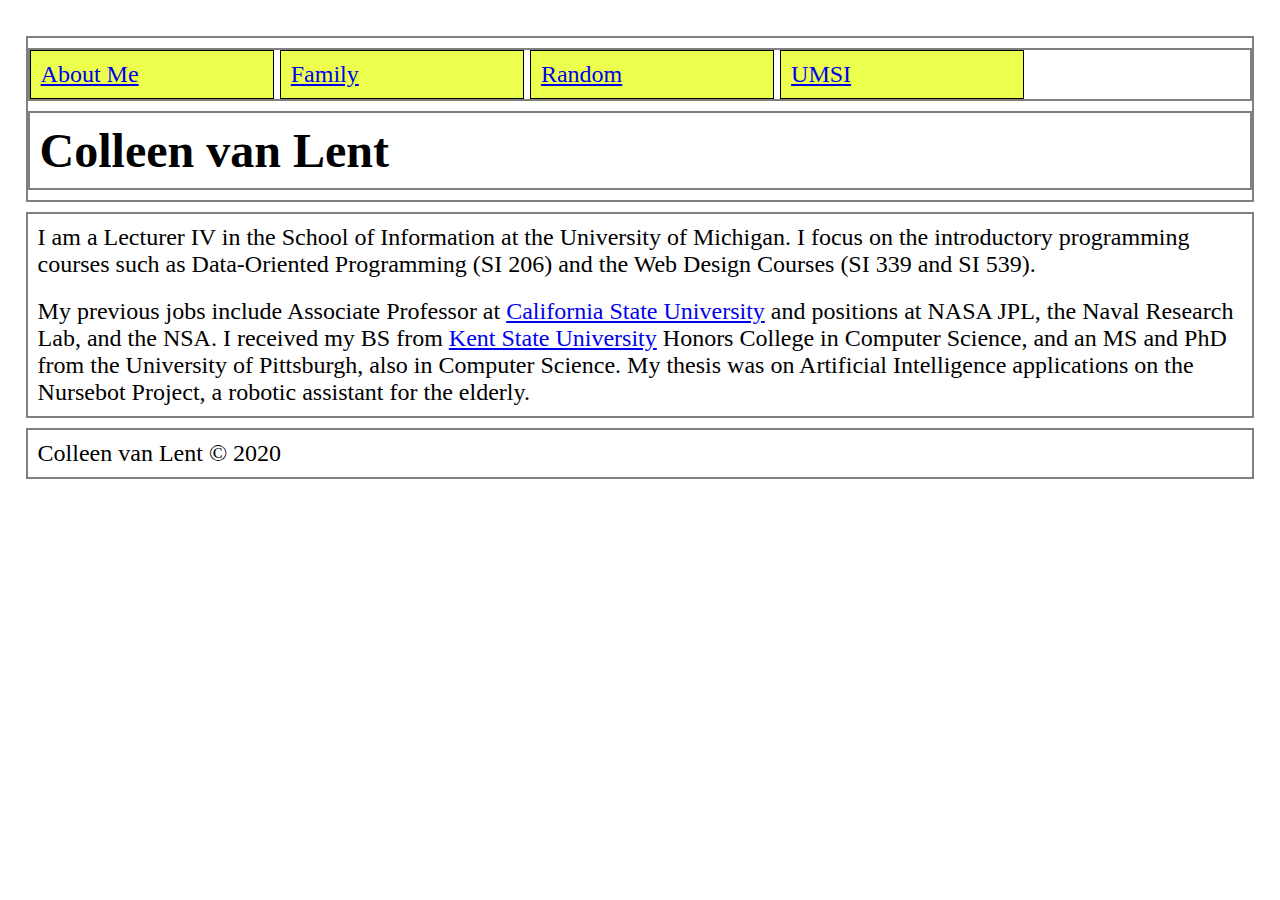
<file: homework1-2021/index.html>
<!DOCTYPE html>
<html lang="en">
<head>
	<meta charset="UTF-8">
	<meta name="viewport" content="width=device-width, initial-scale=1.0">
	<link rel="icon" href="imgs/favicon.ico">
	<link rel="stylesheet" href="css/html5reset.css">
	<link rel="stylesheet" href="css/style.css">
	<title>About Me</title>
</head>
<body>
	<!-- You do not need to make any changes to this file, but
	you should still review the tags to make sure that you
	are familiar with them. -->
	<header>
		<nav>
			<ul>
				<li><a href = "index.html">About Me</a></li>
				<li><a href = "personal.html">Family</a></li>
				<li><a href = "random.html">Random</a></li>
				<li><a href = "http://www.si.umich.edu">UMSI</a></li>
			</ul>
		</nav>

		<h1>Colleen van Lent</h1>

	</header>

	<main>

		<p>I am a Lecturer IV in the School of Information at the University of Michigan. I focus on the introductory programming courses such as Data-Oriented Programming (SI 206) and the Web Design Courses (SI 339 and SI 539).</p>

		<p>My previous jobs include Associate Professor at <a href = "http://www.csulb.edu">California State University</a> and positions at NASA JPL, the Naval Research Lab, and the NSA. I received my BS from <a href = "http://www.kent.edu">Kent State University</a> Honors College in Computer Science, and an MS and PhD from the University of Pittsburgh, also in Computer Science. My thesis was on Artificial Intelligence applications on the Nursebot Project, a robotic assistant for the elderly.</p>
	</main>

	<footer>
		<p>Colleen van Lent &copy; 2020</p>
	</footer>
</body>
</html>
</file>
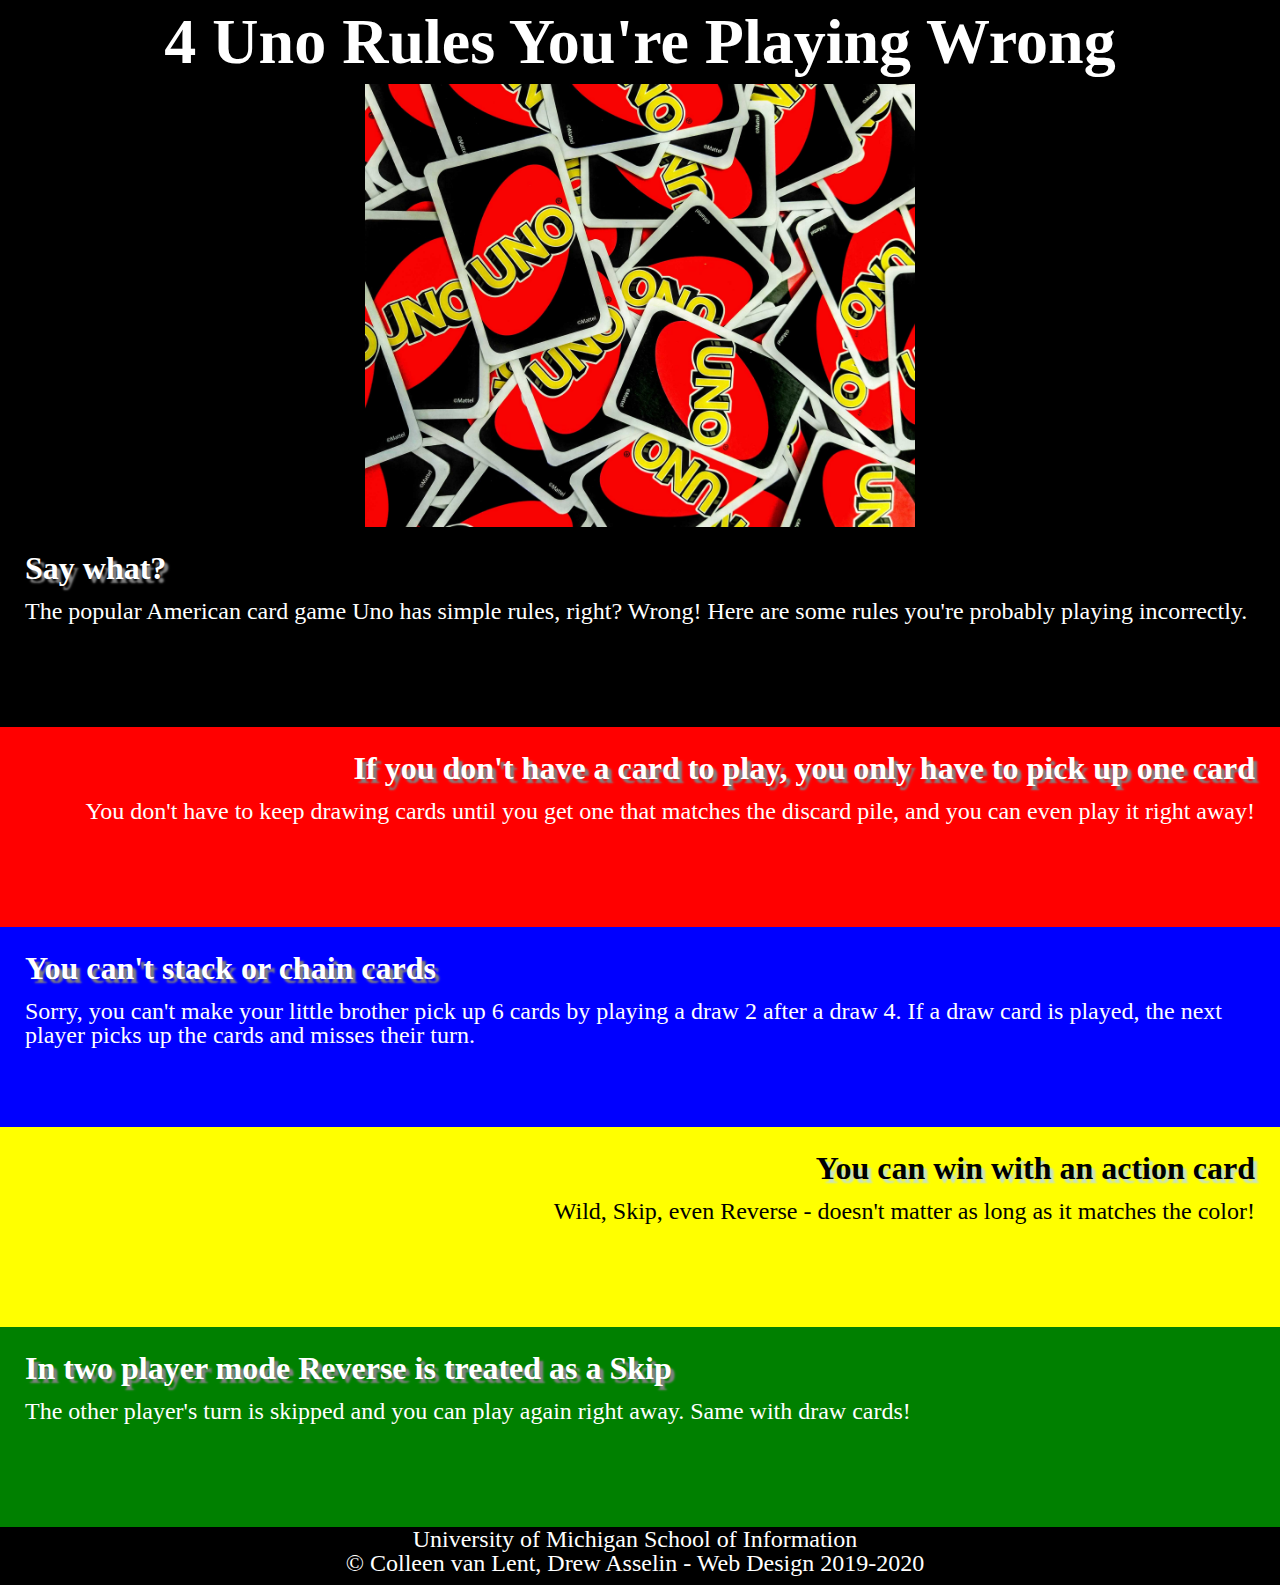
<file: homework2-2021/index.html>
<!DOCTYPE html>
<html lang="en">
<head>
  <meta charset="UTF-8">
  <meta name="viewport" content="width=device-width, initial-scale=1.0">
  <link rel="shortcut icon" href="imgs/favicon.ico" type="image/x-icon">
  <link rel="stylesheet" href="css/html5reset.css">
  <link rel="stylesheet" href="css/style.css">
  <title>4 Uno Rules You're Playing Wrong</title>
</head>
<body>
    <main>
      <h1>4 Uno Rules You're Playing Wrong</h1>
      <img src="imgs/uno-cards.jpg" alt="uno cards" />

      <div id="intro">
        <h2>Say what?</h2>
        <p>The popular American card game Uno has simple rules, right? Wrong! Here are some rules you're probably playing incorrectly.</p>
      </div>

      <div id="red">
        <h2>If you don't have a card to play, you only have to pick up one card</h2>
        <p>You don't have to keep drawing cards until you get one that matches the discard pile, and you can even play it right away!</p>
      </div>

      <div id="blue">
        <h2>You can't stack or chain cards</h2>
        <p>Sorry, you can't make your little brother pick up 6 cards by playing a draw 2 after a draw 4. If a draw card is played, the next player picks up the cards and misses their turn.</p>
      </div>

      <div id="yellow">
        <h2>You can win with an action card</h2>
        <p>Wild, Skip, even Reverse - doesn't matter as long as it matches the color!</p>
      </div>

      <div id="green">
        <h2>In two player mode Reverse is treated as a Skip</h2>
        <p>The other player's turn is skipped and you can play again right away. Same with draw cards!</p>
      </div>
    </main>
    <footer>
      <p>University of Michigan School of Information <br/>
        &copy; Colleen van Lent, Drew Asselin - Web Design 2019-2020</p>
    </footer>
  </body>
</html>
</file>
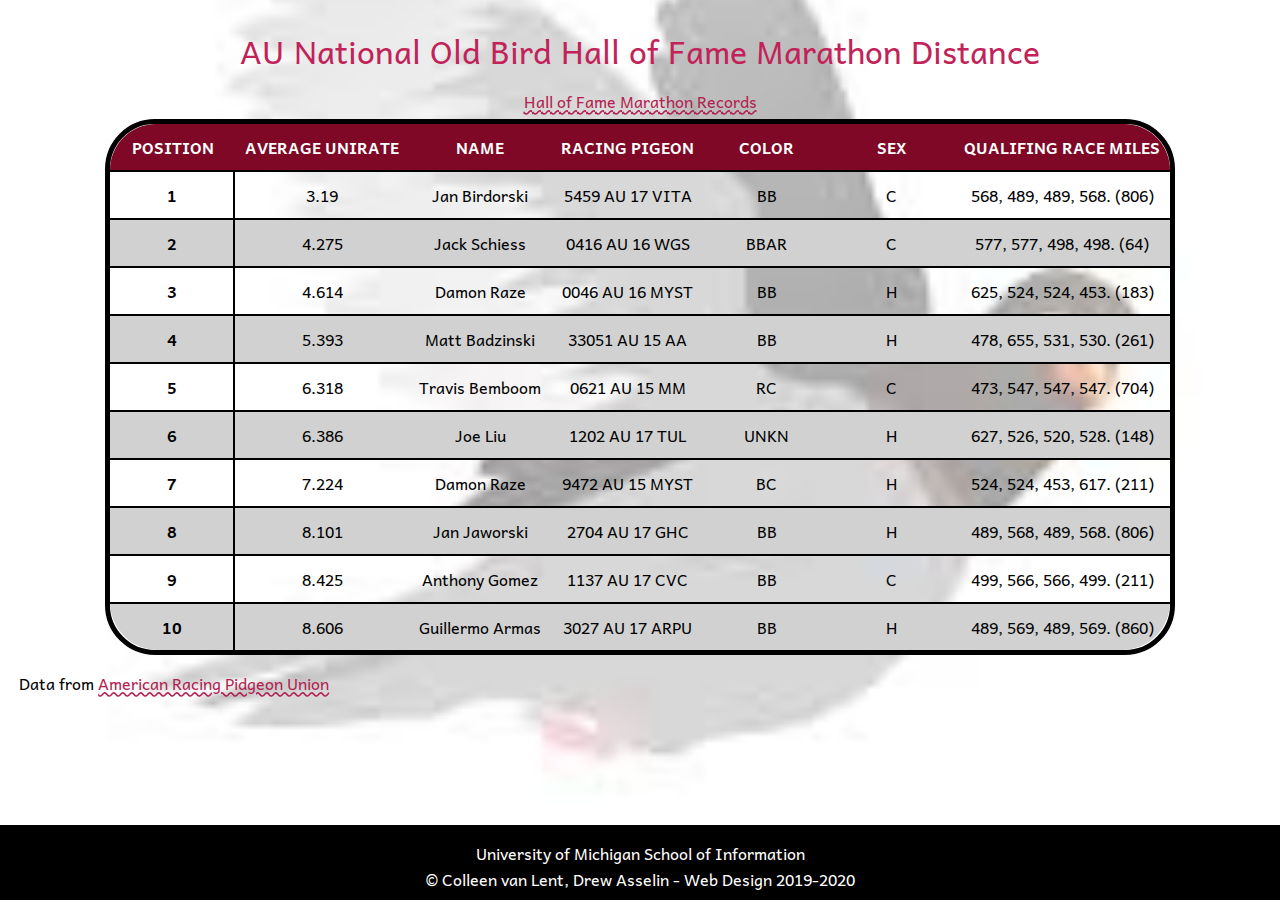
<file: homework4-2021/index.html>
<!DOCTYPE html>
<html lang="en">
  <head>
    <meta charset="UTF-8">
    <!-- Link the style sheets and Google font -->
    <link rel="shortcut icon" type="images/jpeg" href="images/pigeon-favicon.jpeg"/>
    <!-- Image by <a href="https://pixabay.com/users/chiplanay-1971251/?utm_source=link-attribution&amp;utm_medium=referral&amp;utm_campaign=image&amp;utm_content=3303111">chiplanay</a> from <a href="https://pixabay.com/?utm_source=link-attribution&amp;utm_medium=referral&amp;utm_campaign=image&amp;utm_content=3303111">Pixabay</a> -->
    <link rel="stylesheet" href="https://fonts.googleapis.com/css?family=Andika">
    <link rel="stylesheet" href="css/html5reset.css">
    <link rel="stylesheet" href="css/style.css">
    <title>2021 AU National Old Bird Hall of Fame Marathon Distance</title>
  </head>
  <!-- ***************************************
  * Tips!
  *
  * Remember there are two parts of a table - thead and tbody!
  *        This will be helpful to remember when making rounded corners.
  *
  * Classes that are in-line are helpful for formatting the parts you want.
  *        But what if you want to format something programmatically? Remember Psuedoclasses!
  *
  * Setting background images in CSS can be alittle tricky. Double-check the formatting!
  *        It works a litle differently than adding images in HTML
  *
  * Remember you want the footer to always be at the very bottom of the page.
  *        Remember the different kinds of positining. You also might want to look at the margins for the main section!
  *
  * Using web fonts requires two parts - one goes in the HTML and one goes in the CSS
  *
  * You can do it! (*•̀ᴗ•́*)و
  ******************************************** -->
  <body>
    <header>
      <h1>AU National Old Bird Hall of Fame Marathon Distance</h1>
    </header>
    <main>
      <table>
        <caption><a href = "https://pigeon-ndb.com/results/">Hall of Fame Marathon Records</a></caption>
      <thead>
        <tr>
          <th scope="col" class="colhead">Position</th>
          <th scope="col" class="colhead">Average Unirate</th>
          <th scope="col" class="colhead">Name</th>
          <th scope="col" class="colhead">Racing Pigeon</th>
          <th scope="col" class="colhead">Color</th>
          <th scope="col" class="colhead">Sex</th>
          <th scope="col" class="colhead">Qualifing Race Miles</th>
        </tr>
      </thead>
      <tbody>
       <tr>
         <th scope="row" class="rowhead">1</th>
         <td>3.19</td>
         <td>Jan Birdorski</td>
         <td>5459 AU 17 VITA</td>
         <td>BB</td>
         <td>C</td>
         <td>568, 489, 489, 568. (806)</td>
       </tr>
       <tr>
         <th scope="row" class="rowhead">2</th>
         <td>4.275</td>
         <td>Jack Schiess</td>
         <td>0416 AU 16 WGS</td>
         <td>BBAR</td>
         <td>C</td>
         <td>577, 577, 498, 498. (64)</td>
       </tr>
       <tr>
         <th scope="row" class="rowhead">3</th>
         <td>4.614</td>
         <td>Damon Raze</td>
         <td>0046 AU 16 MYST</td>
         <td>BB</td>
         <td>H</td>
         <td>625, 524, 524, 453. (183)</td>
       </tr>
       <tr>
         <th scope="row" class="rowhead">4</th>
         <td>5.393</td>
         <td>Matt Badzinski</td>
         <td>33051 AU 15 AA</td>
         <td>BB</td>
         <td>H</td>
         <td>478, 655, 531, 530. (261)</td>
       </tr>
       <tr>
         <th scope="row" class="rowhead">5</th>
         <td>6.318</td>
         <td>Travis Bemboom</td>
         <td>0621 AU 15 MM</td>
         <td>RC</td>
         <td>C</td>
         <td>473, 547, 547, 547. (704)</td>
       </tr>
       <tr>
         <th scope="row" class="rowhead">6</th>
         <td>6.386</td>
         <td>Joe Liu</td>
         <td>1202 AU 17 TUL</td>
         <td>UNKN</td>
         <td>H</td>
         <td>627, 526, 520, 528. (148)</td>
       </tr>
       <tr>
         <th scope="row" class="rowhead">7</th>
         <td>7.224</td>
         <td>Damon Raze</td>
         <td>9472 AU 15 MYST</td>
         <td>BC</td>
         <td>H</td>
         <td>524, 524, 453, 617. (211)</td>
       </tr>
       <tr>
         <th scope="row" class="rowhead">8</th>
         <td>8.101</td>
         <td>Jan Jaworski</td>
         <td>2704 AU 17 GHC</td>
         <td>BB</td>
         <td>H</td>
         <td>489, 568, 489, 568. (806)</td>
       </tr>
       <tr>
         <th scope="row" class="rowhead">9</th>
         <td>8.425</td>
         <td>Anthony Gomez</td>
         <td>1137 AU 17 CVC</td>
         <td>BB</td>
         <td>C</td>
         <td>499, 566, 566, 499. (211)</td>
       </tr>
       <tr>
         <th scope="row" class="rowhead">10</th>
         <td>8.606</td>
         <td>Guillermo Armas</td>
         <td>3027 AU 17 ARPU</td>
         <td>BB</td>
         <td>H</td>
         <td>489, 569, 489, 569. (860)</td>
       </tr>
      </tbody>
    </table>
    <p class="datacite">Data from <a href="https://pigeon-ndb.com/results/hof">American Racing Pidgeon Union</a></p>
    </main>
    <footer>
      <p>University of Michigan School of Information <br/>
        &copy; Colleen van Lent, Drew Asselin - Web Design 2019-2020</p>
    </footer>
  </body>
</html>
</file>
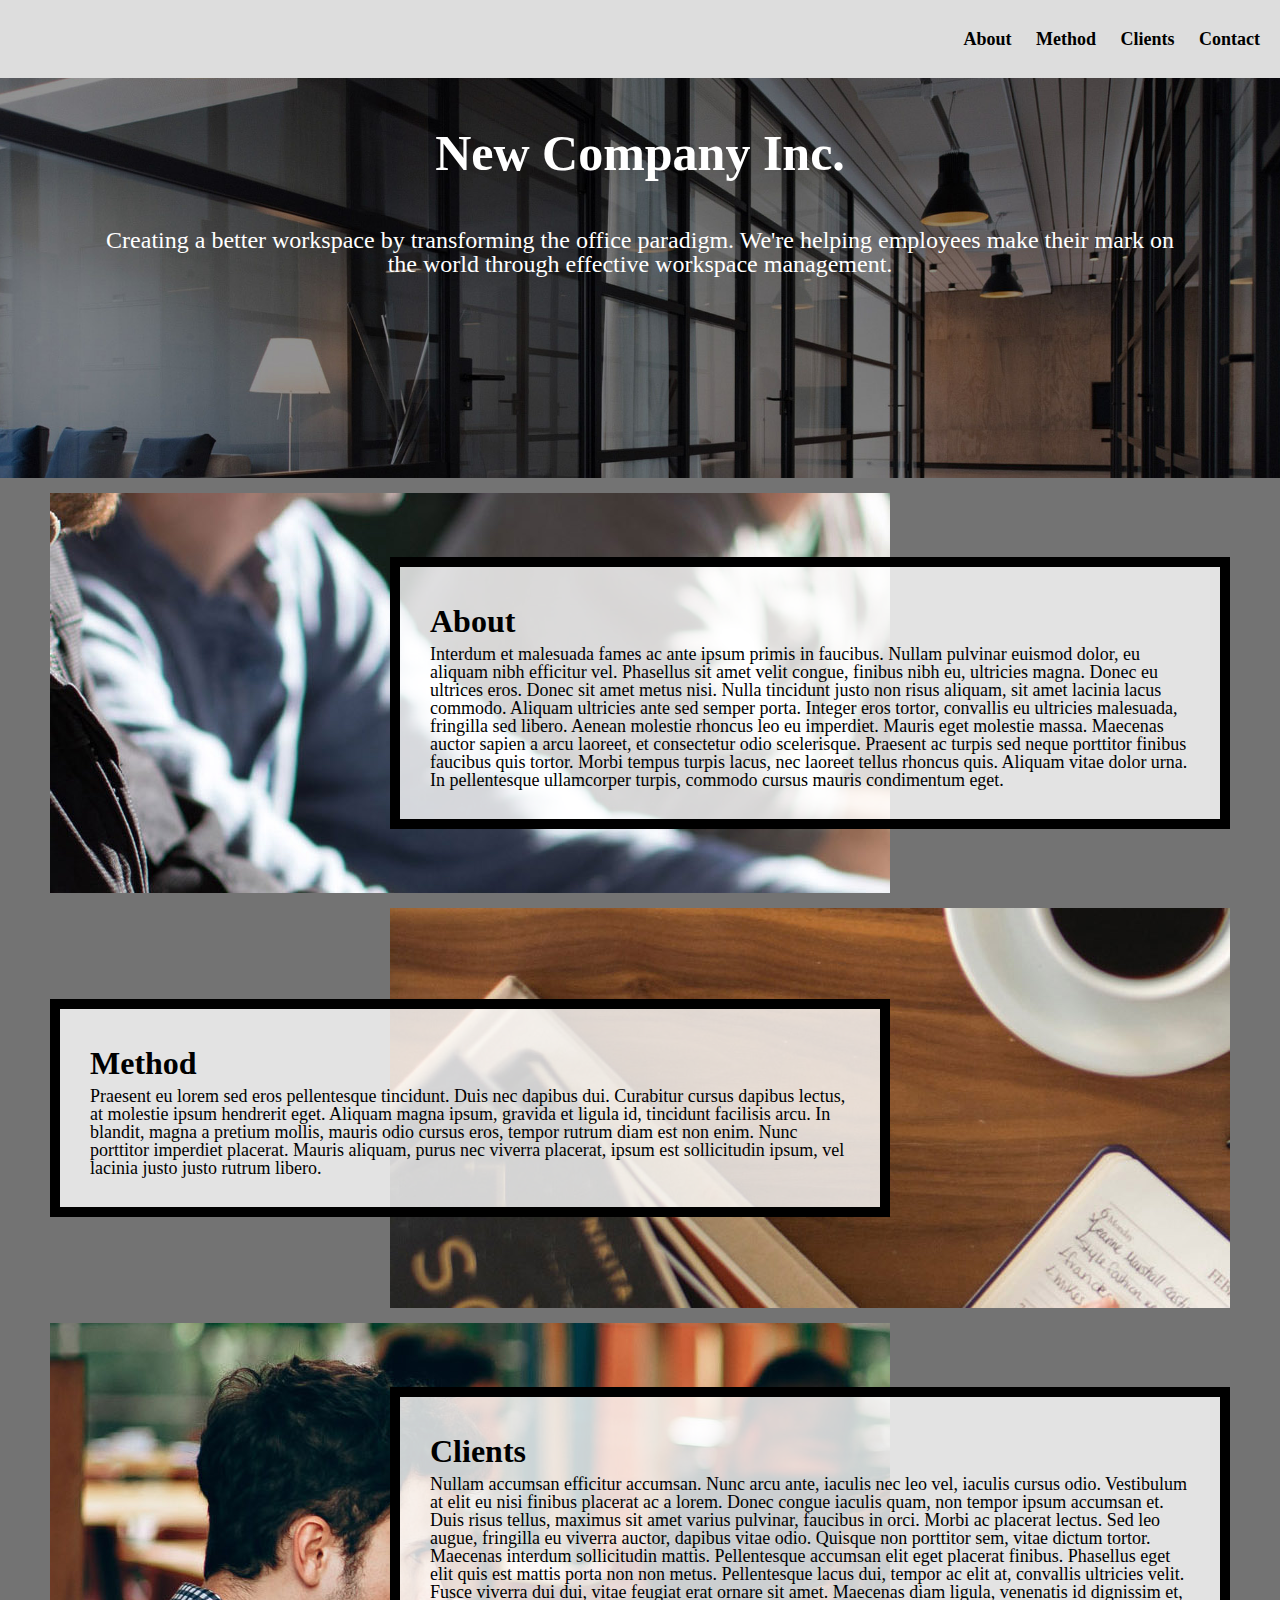
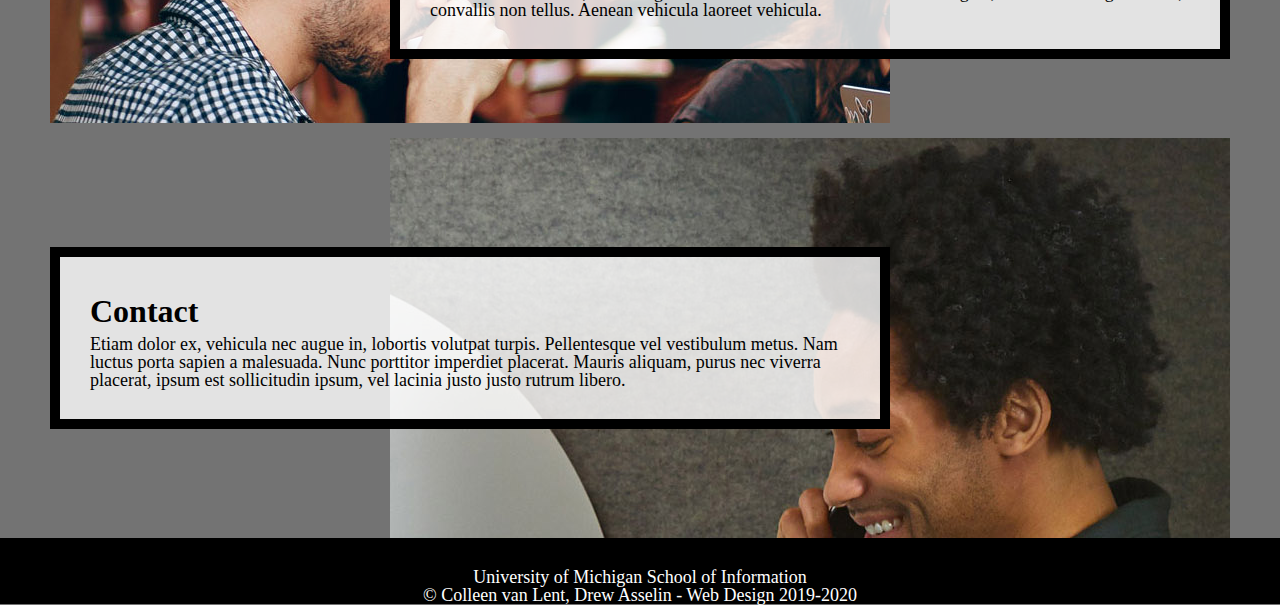
<file: homework5-2021/index.html>
<!DOCTYPE html>
<html lang="en">
  <head>
    <meta charset="utf-8">
    <meta name="viewport" content="width=device-width, initial-scale=1.0">
    <link rel="stylesheet" type="text/css" href="css/html5reset.css">
    <link rel="stylesheet" type="text/css" href="css/style.css">
    <title>2021New Company Inc.</title>
  </head>
  <body>
    <div class="skip"><a href="#main">Skip to Main Content</a></div>
    <nav>
        <ul>
          <li><a href="#about">About</a></li>
          <li><a href="#method">Method</a></li>
          <li><a href="#clients">Clients</a></li>
          <li><a href="#contact">Contact</a></li>
        </ul>
      </nav>
    <main class="container">
      
    <header id="main">
      <h1>New Company Inc.</h1>
      <p>Creating a better workspace by transforming the office paradigm. We're helping employees make their mark on the 
        world through effective workspace management.</p>
    </header>
    
    <div class="about-image">
      <img src="images/about.jpg" alt=""/>
    </div>
    
    <div class="about text-block">
      <a id="about"></a>
      <h2>About</h2>
      <p>Interdum et malesuada fames ac ante ipsum primis in faucibus. Nullam pulvinar euismod dolor, eu aliquam nibh efficitur vel. Phasellus sit amet velit congue, finibus nibh eu, ultricies magna. Donec eu ultrices eros. Donec sit amet metus nisi. Nulla tincidunt justo non risus aliquam, sit amet lacinia lacus commodo. Aliquam ultricies ante sed semper porta. Integer eros tortor, convallis eu ultricies malesuada, fringilla sed libero. Aenean molestie rhoncus leo eu imperdiet. Mauris eget molestie massa. Maecenas auctor sapien a arcu laoreet, et consectetur odio scelerisque. Praesent ac turpis sed neque porttitor finibus faucibus quis tortor. Morbi tempus turpis lacus, nec laoreet tellus rhoncus quis. Aliquam vitae dolor urna. In pellentesque ullamcorper turpis, commodo cursus mauris condimentum eget.</p>
    </div>

    <div class="method-image">
      <img src="images/method.jpg" alt=""/>
    </div>

    <div class="method text-block">
      <a id="method"></a>
      <h2>Method</h2>
      <p>Praesent eu lorem sed eros pellentesque tincidunt. Duis nec dapibus dui. Curabitur cursus dapibus lectus, at molestie ipsum hendrerit eget. Aliquam magna ipsum, gravida et ligula id, tincidunt facilisis arcu. In blandit, magna a pretium mollis, mauris odio cursus eros, tempor rutrum diam est non enim. Nunc porttitor imperdiet placerat. Mauris aliquam, purus nec viverra placerat, ipsum est sollicitudin ipsum, vel lacinia justo justo rutrum libero.</p>
    </div>

    <div class="clients-image">
      <img src="images/clients.jpg" alt=""/>
    </div>

    <div class="clients text-block">
      <a id="clients"></a>
      <h2>Clients</h2>
      <p>Nullam accumsan efficitur accumsan. Nunc arcu ante, iaculis nec leo vel, iaculis cursus odio. Vestibulum at elit eu nisi finibus placerat ac a lorem. Donec congue iaculis quam, non tempor ipsum accumsan et. Duis risus tellus, maximus sit amet varius pulvinar, faucibus in orci. Morbi ac placerat lectus. Sed leo augue, fringilla eu viverra auctor, dapibus vitae odio. Quisque non porttitor sem, vitae dictum tortor. Maecenas interdum sollicitudin mattis. Pellentesque accumsan elit eget placerat finibus. Phasellus eget elit quis est mattis porta non non metus. Pellentesque lacus dui, tempor ac elit at, convallis ultricies velit. Fusce viverra dui dui, vitae feugiat erat ornare sit amet. Maecenas diam ligula, venenatis id dignissim et, convallis non tellus. Aenean vehicula laoreet vehicula.</p>
    </div>

    <div class="contact-image">
      <img src="images/contact.jpg" alt=""/>
    </div>

    <div class="contact text-block">
      <a id="contact"></a>
      <h2>Contact</h2>
      <p>Etiam dolor ex, vehicula nec augue in, lobortis volutpat turpis. Pellentesque vel vestibulum metus. Nam luctus porta sapien a malesuada. Nunc porttitor imperdiet placerat. Mauris aliquam, purus nec viverra placerat, ipsum est sollicitudin ipsum, vel lacinia justo justo rutrum libero.</p>
    </div>
  </main>
    <footer>
      <p>University of Michigan School of Information <br/>
        &copy; Colleen van Lent, Drew Asselin - Web Design 2019-2020</p>
    </footer>
  </body>
</html>
</file>
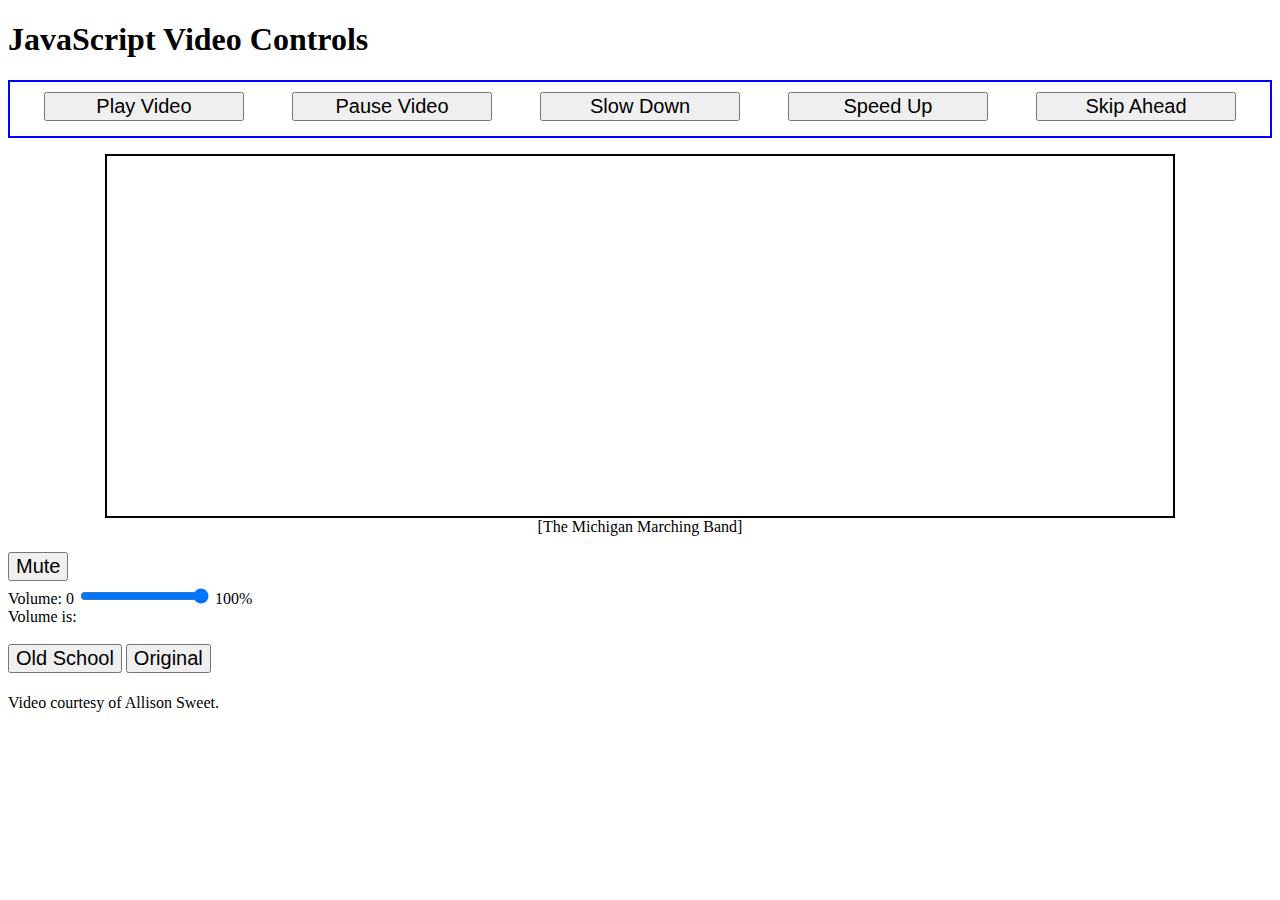
<file: homework7-2021/index.html>
<!DOCTYPE html>
<html lang="en">
<head>
	<meta charset="UTF-8">
	<title>JavaScript Video Controls</title>
	<link rel="stylesheet" type="text/css" href="css/video.css">
</head>
<body> 
<main>
	<h1>JavaScript Video Controls</h1>
	<div class = "options">
		<button  id = "play">Play Video</button>
		<button  id = "pause">Pause Video</button>
		<button  id = "slower">Slow Down</button>
		<button  id = "faster">Speed Up</button>
		<button  id = "skip">Skip Ahead</button>
	</div>

	<figure>

		<video class = "video" 
			autoplay="false" 
			width="640" 
			height="360" 
			id="player1" 
			preload="none"
			src="assets/marchingband.mov" />
			  
		    <track src="captions_en.vtt" kind="captions" srclang="en" label="english_captions">	
		  		Your browser does not support HTML5 video.
		</video>
		<figcaption>[The Michigan Marching Band]</figcaption>
		</figure> 
	<button id="mute">Mute</button><br>

	<label for="slider">Volume</label>: 0 <input type="range" id="slider" min="0" max="100" value="100" step="10"> 100%<br>
	<div>Volume is: <span id = "volume"> </span><br><br></div>

	<button id = "vintage">Old School</button>
	<button id = "orig">Original</button>

	<p>Video courtesy of Allison Sweet.</p>

</main>
<script src="js/video.js"></script>
</body> 
</html>
</file>
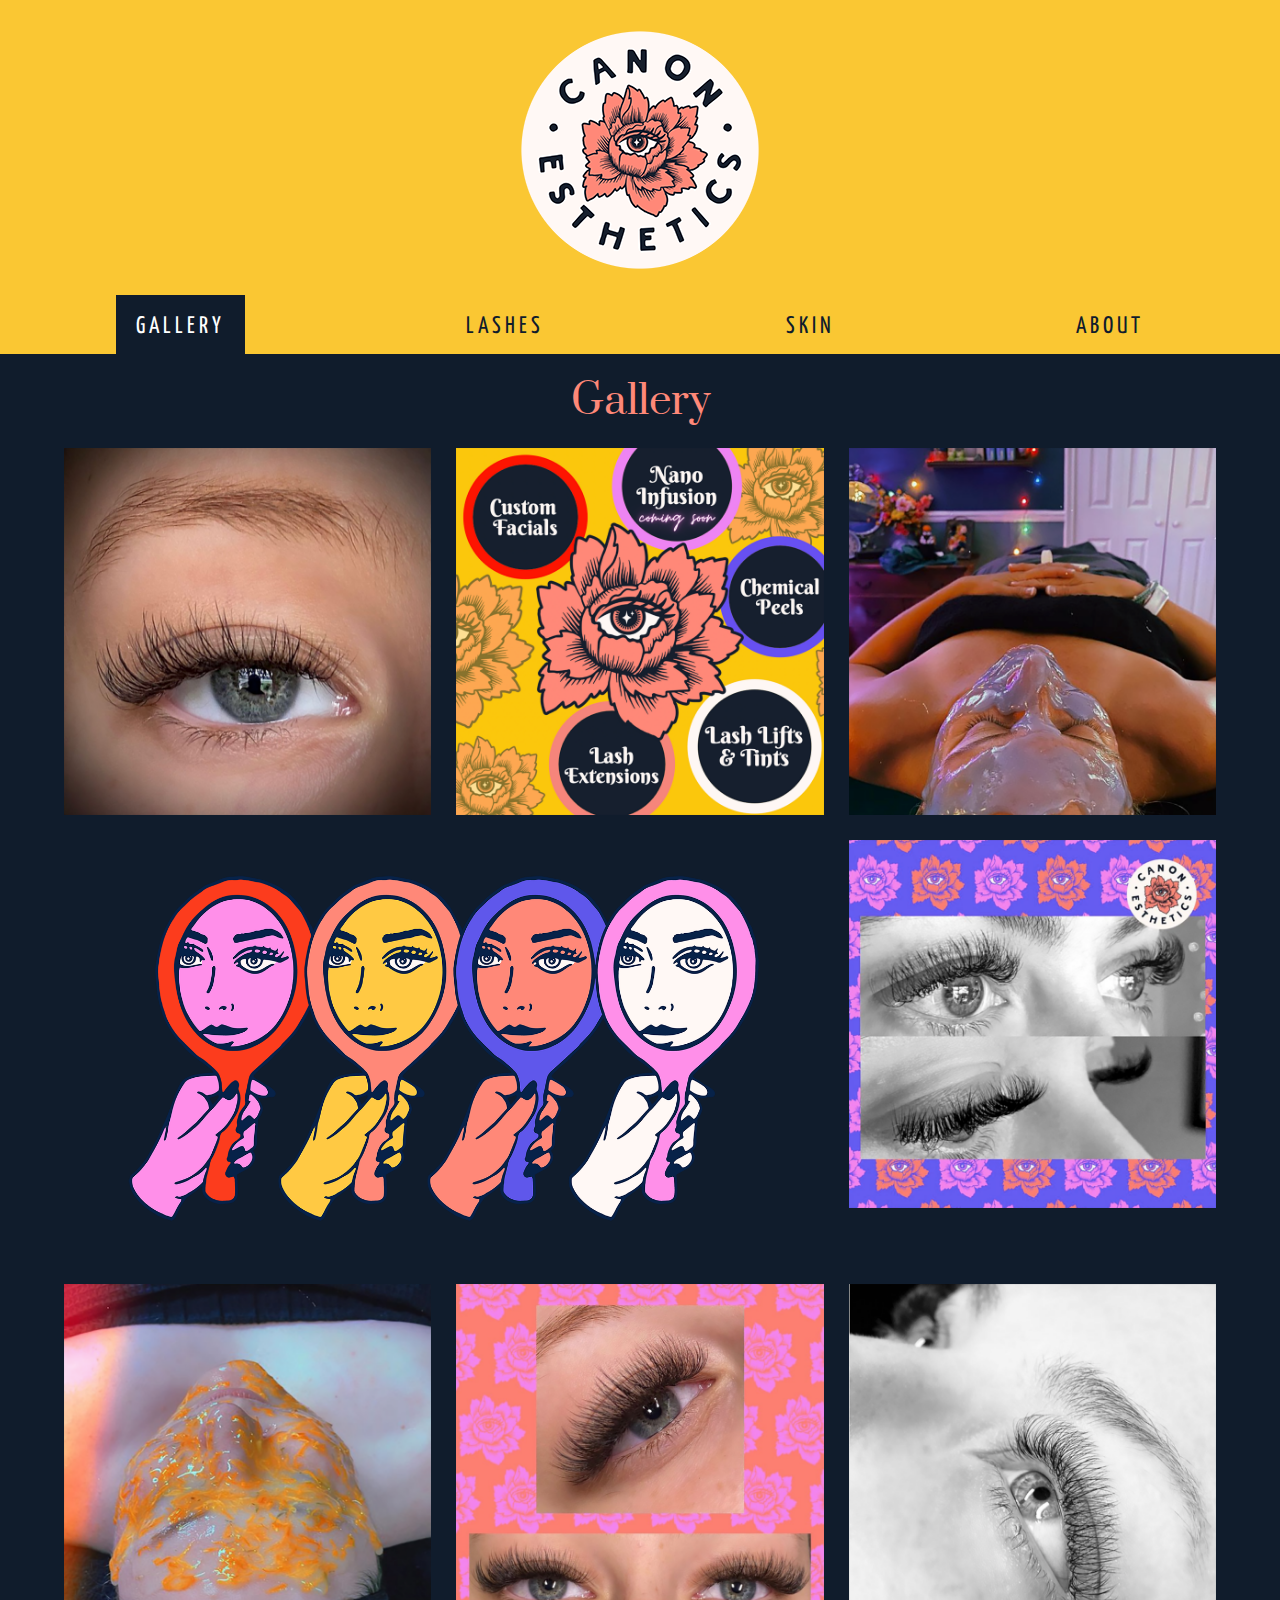
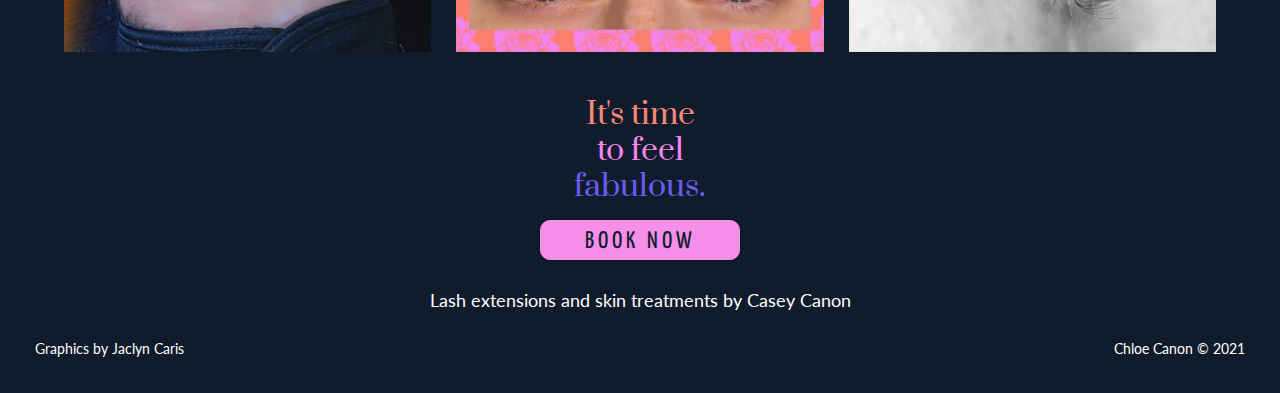
<file: portfolio_final/index.html>
<!DOCTYPE html>

<html lang="en">

<head>
    <!-- Global site tag (gtag.js) - Google Analytics -->
    <script async src="https://www.googletagmanager.com/gtag/js?id=G-3ZYD7PQ45F"></script>
    <script>
        window.dataLayer = window.dataLayer || [];
        function gtag(){window.dataLayer.push(arguments);}
        gtag('js', new Date());

        gtag('config', 'G-3ZYD7PQ45F');
    </script>
    <meta charset="UTF-8">
    <meta name="viewport" content="width=device-width, initial-scale=1.0">
    <link rel="stylesheet" href="https://fonts.googleapis.com/css2?family=Prata&display=swap">
    <link rel="stylesheet" href="https://fonts.googleapis.com/css2?family=Yanone+Kaffeesatz:wght@500&display=swap">
    <link rel="stylesheet" href="https://fonts.googleapis.com/css2?family=Lato:wght@300">
    <link rel="stylesheet" href="css/html5reset.css">
    <link rel="stylesheet" href="css/style.css">
    <title>Canon Esthetics</title>
</head>

<body>

    <div class="skip"><a href="#main">Skip to Main Content</a></div>

    <header>
        <img src="images/index/logo_circle_300px.png" alt="" id="logo-circle">
        <nav>
            <ul class="nav-links">
                <li><a href = "index.html" id="current-page">Gallery</a></li>
                <li><a href = "lashes.html">Lashes</a></li>
                <li><a href="skin.html">Skin</a></li>
                <li><a href="about.html">About</a></li>
            </ul>
        </nav>
    </header>
    

    <main id="main">

        <h1>Gallery</h1>

        <div class="gallery-container">
            <img src="images/index/gallery_1.png" alt="Eye with lash extensions" class="gallery-1">
            <img src="images/index/gallery_2.png" alt="List of services image" class="gallery-2">
            <img src="images/index/gallery_3.png" alt="Eyes with lash extensions" class="gallery-3">
            <img src="images/index/gallery_4.png" alt="Woman getting a facial" class="gallery-4">
            <img src="images/index/gallery_5.png" alt="Hand mirror image" class="gallery-5">
            <img src="images/index/gallery_6.png" alt="Woman getting a facial" class="gallery-6">
            <img src="images/index/gallery_7.png" alt="Eyes with lash extensions" class="gallery-7">
            <img src="images/index/gallery_8.png" alt="Eyes with last tint and lift" class="gallery-8">
            <img src="images/index/gallery_9.png" alt="Eyes with lash extensions" class="gallery-9">
            <div></div>
        </div>
        
    </main>

    <footer>
        
        <div class="callout">
            <h2 class="line1">It's time</h2>
            <h2 class="line2">to feel</h2>
            <h2 class="line3">fabulous.</h2>
            <div class="book-now">
                <a href="https://canonesthetics.as.me/" target="_blank"><button class="book-now">Book Now</button></a>
            </div>
            <h3>Lash extensions and skin treatments by Casey Canon</h3>
            <div class="credits">
                <p>Graphics by Jaclyn Caris</p>
                <p>Chloe Canon &copy; 2021</p>
            </div>
        </div>
    
    </footer>

</body>

</html>
</file>
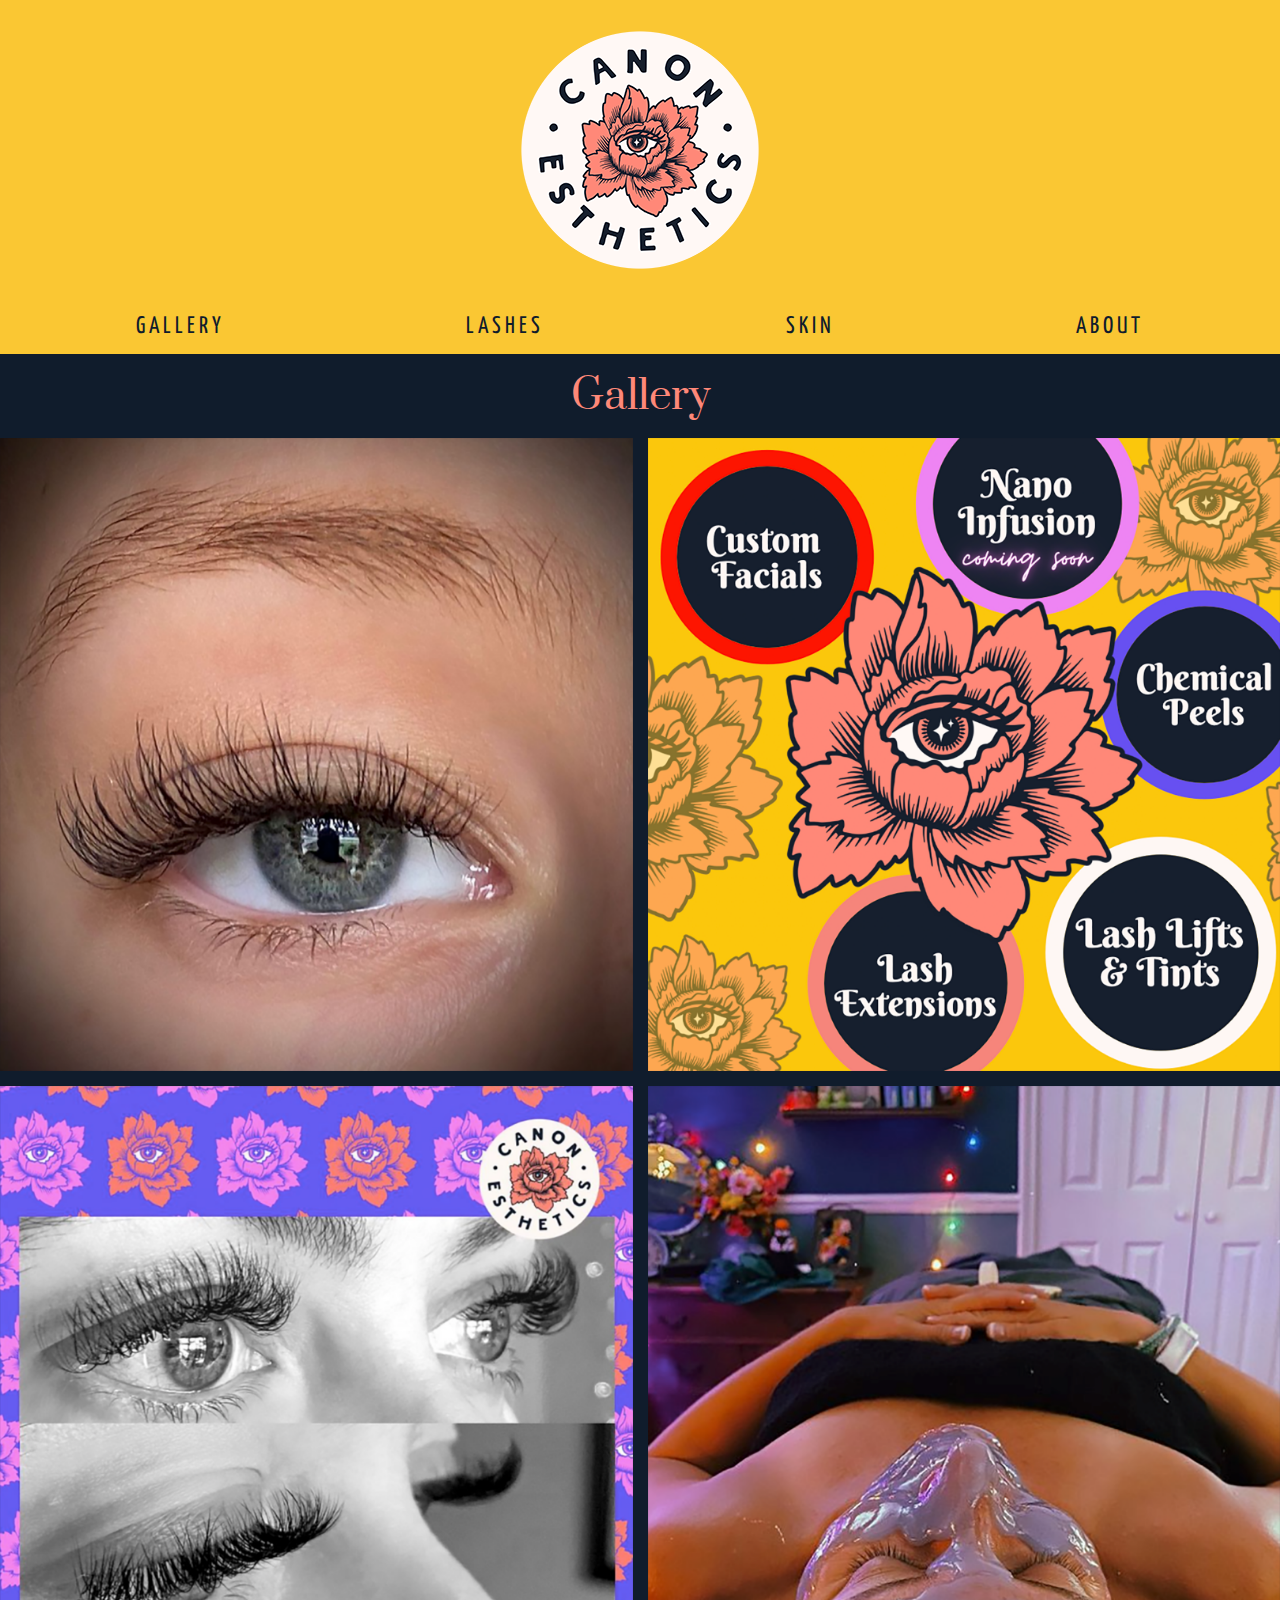
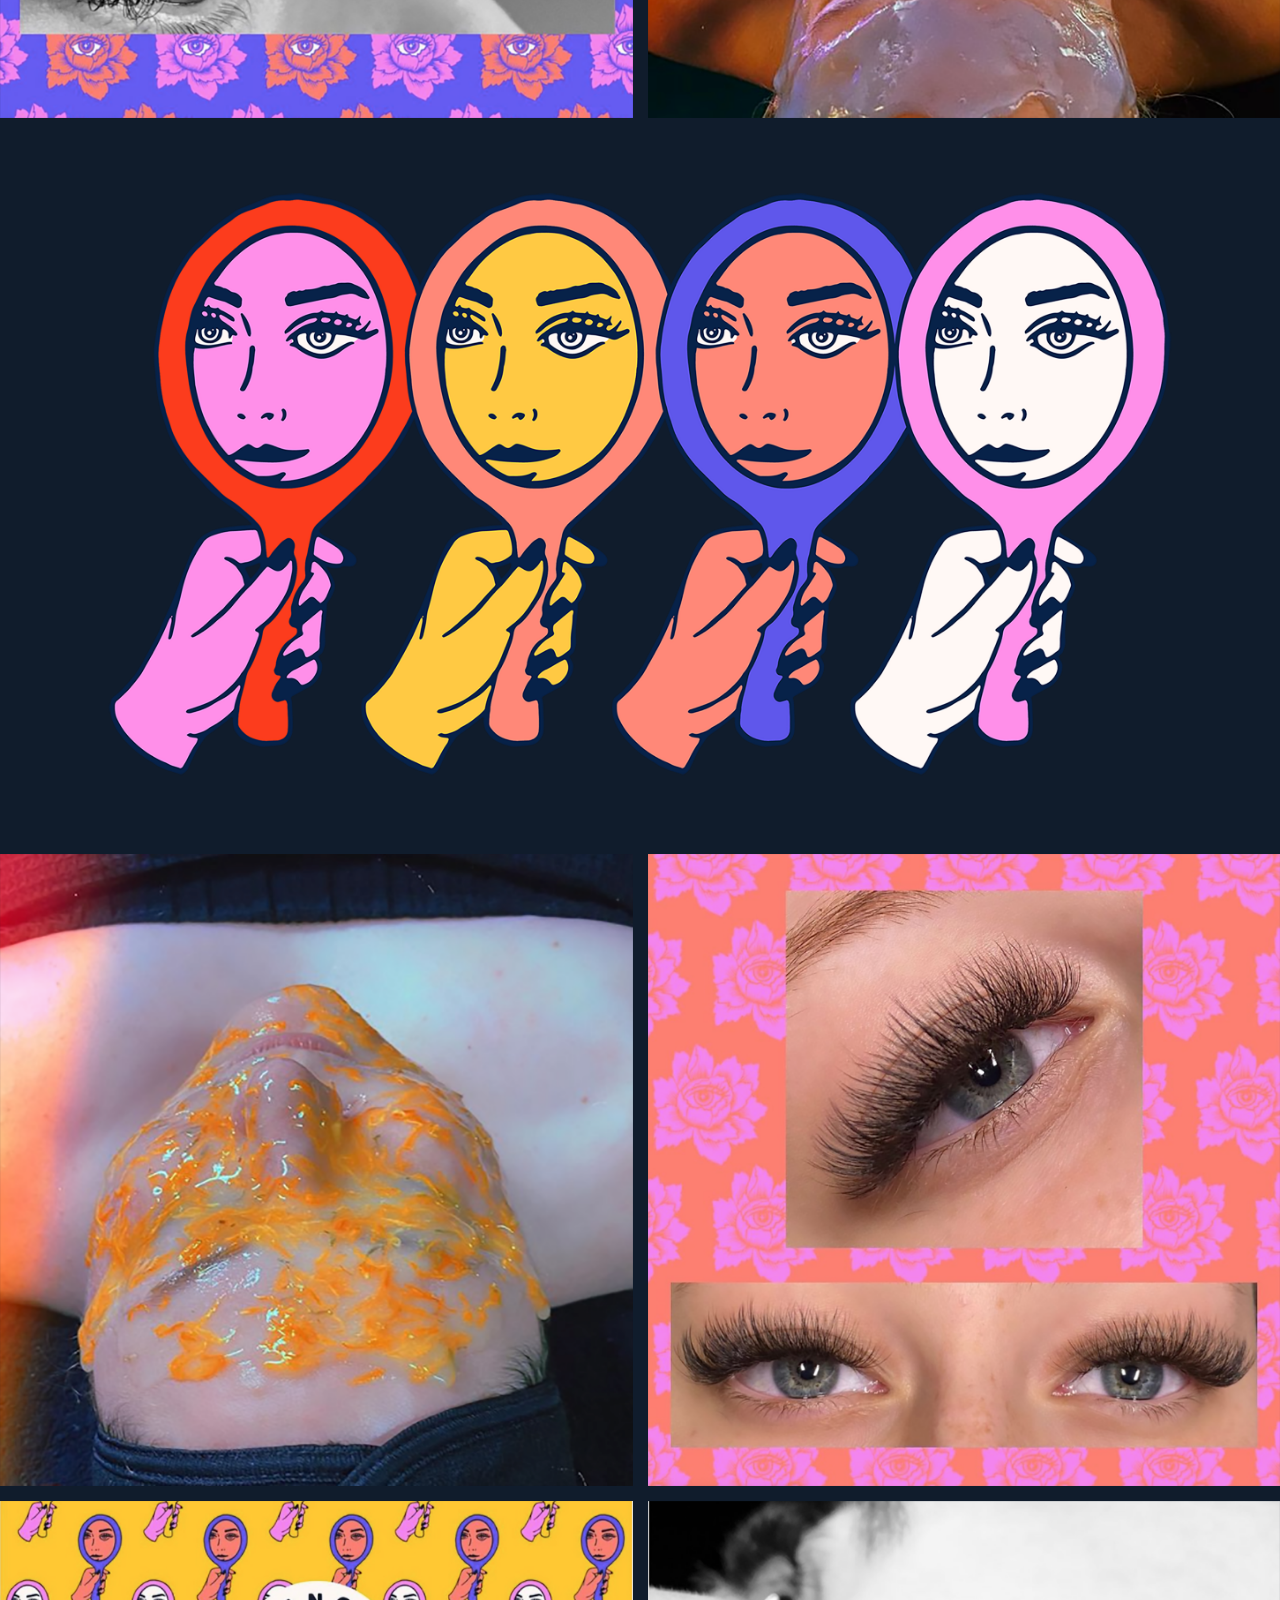
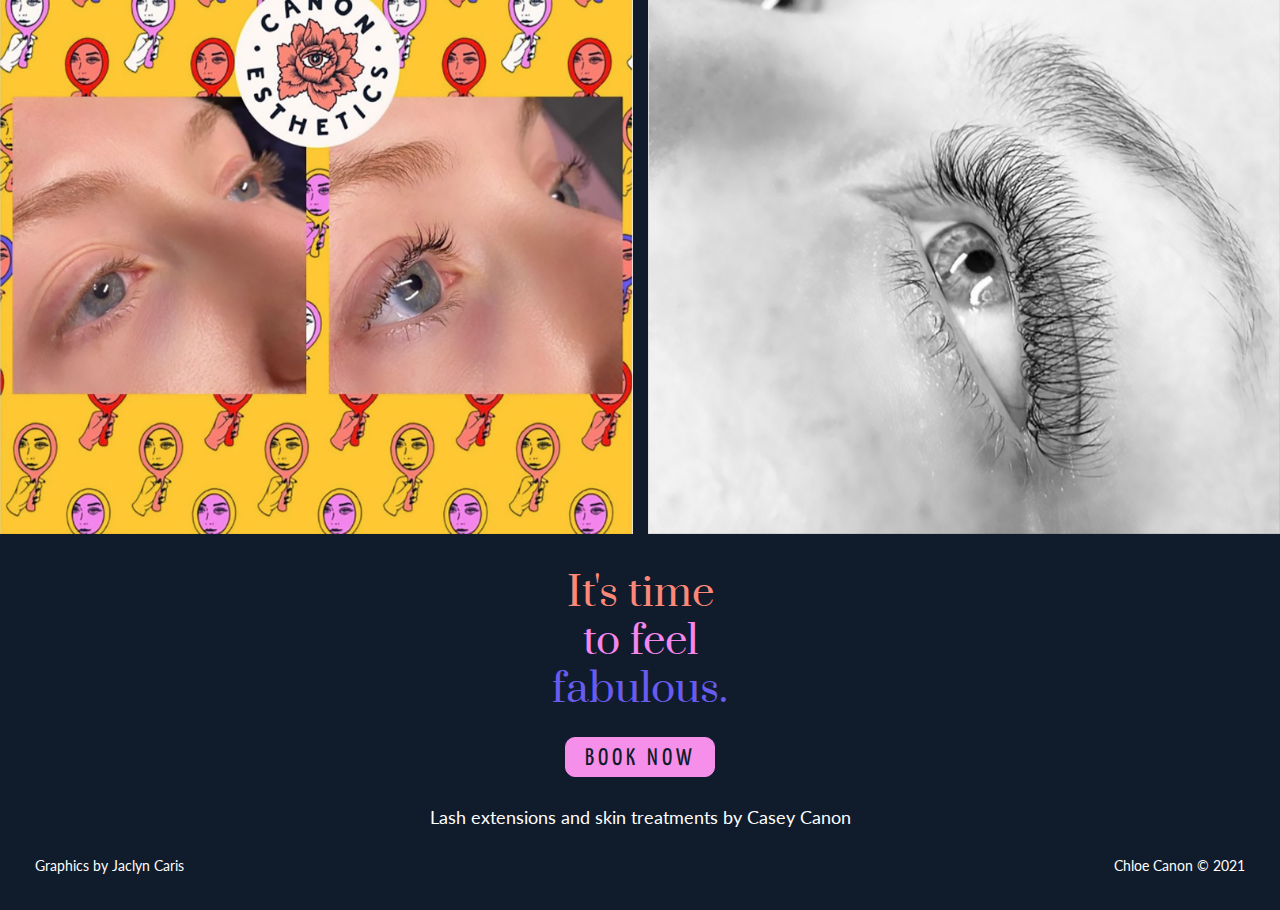
<file: portfolio_mobile_draft/index.html>
<!DOCTYPE html>

<html lang="en">

<head>
    <meta charset="UTF-8">
    <meta name="viewport" content="width=device-width, initial-scale=1.0">
    <link rel="stylesheet" href="https://fonts.googleapis.com/css2?family=Prata&display=swap">
    <link rel="stylesheet" href="https://fonts.googleapis.com/css2?family=Yanone+Kaffeesatz:wght@500&display=swap">
    <link rel="stylesheet" href="https://fonts.googleapis.com/css2?family=Lato:wght@300">
    <link rel="stylesheet" href="css/html5reset.css">
    <link rel="stylesheet" href="css/style.css">
    <title>Canon Esthetics</title>
</head>

<body>

    <div class="skip"><a href="#main">Skip to Main Content</a></div>

    <header>
        <img src="images/index/logo_circle_300px.png" alt="" id="logo-circle">
        <nav>
            <ul class="nav-links">
                <li><a href = "index.html">Gallery</a></li>
                <li><a href = "lashes.html">Lashes</a></li>
                <li><a href="skin.html">Skin</a></li>
                <li><a href="about.html">About</a></li>
            </ul>
        </nav>
    </header>
    

    <main id="main">

        <h1>Gallery</h1>

        <div class="gallery-container">
            <img src="images/index/gallery_1.png" alt="Eye with lash extensions">
            <img src="images/index/gallery_2.png" alt="List of services image">
            <img src="images/index/gallery_3.png" alt="Eyes with lash extensions">
            <img src="images/index/gallery_4.png" alt="Woman getting a facial">
            <img src="images/index/gallery_5.png" alt="Hand mirror image" class="graphic">
            <img src="images/index/gallery_6.png" alt="Woman getting a facial">
            <img src="images/index/gallery_7.png" alt="Eyes with lash extensions">
            <img src="images/index/gallery_8.png" alt="Eyes with last tint and lift">
            <img src="images/index/gallery_9.png" alt="Eyes with lash extensions">
            <div></div>
        </div>
        
    </main>

    <footer>
        
        <div class="callout">
            <h2 class="line1">It's time</h2>
            <h2 class="line2">to feel</h2>
            <h2 class="line3">fabulous.</h2>
            <div class="book-now">
                <a href="https://canonesthetics.as.me/" target="_blank"><button class="book-now">Book Now</button></a>
            </div>
            <h3>Lash extensions and skin treatments by Casey Canon</h3>
            <div class="credits">
                <p>Graphics by Jaclyn Caris</p>
                <p>Chloe Canon &copy; 2021</p>
            </div>
        </div>
    
    </footer>

</body>

</html>
</file>
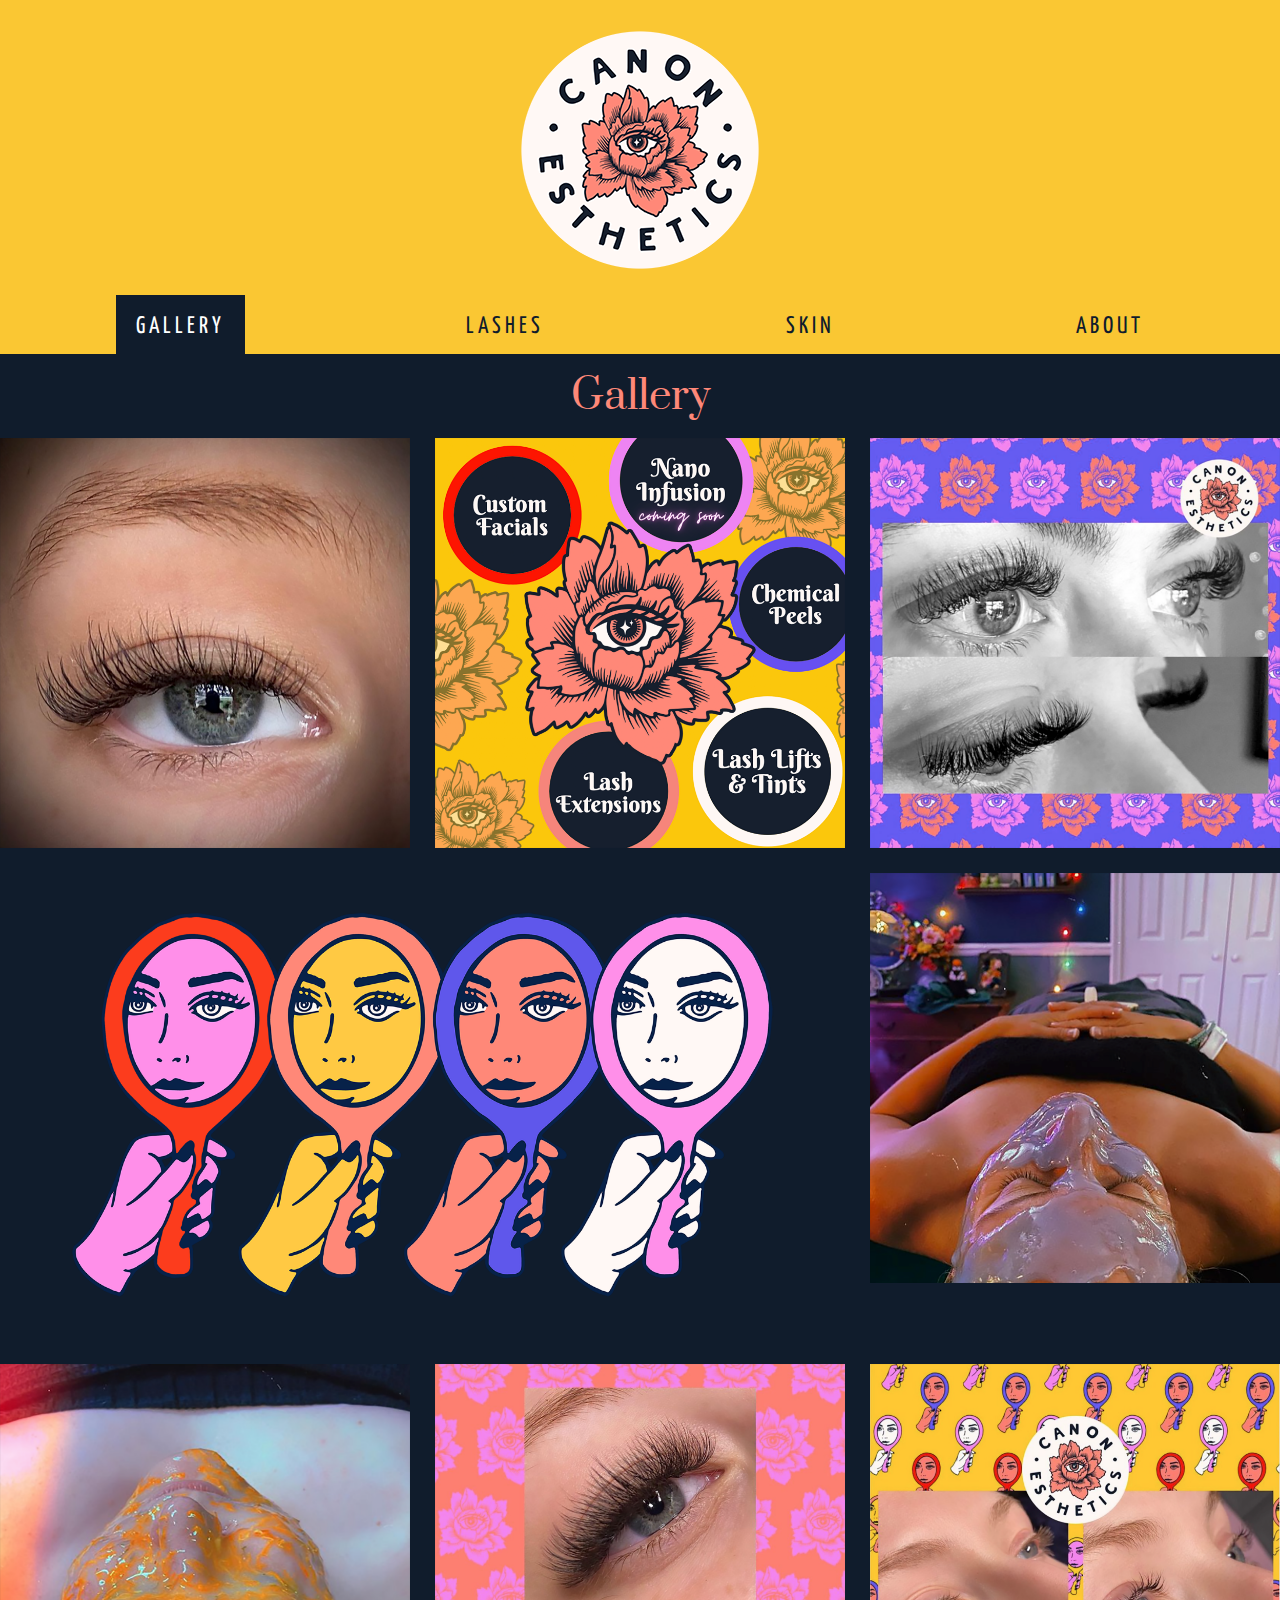
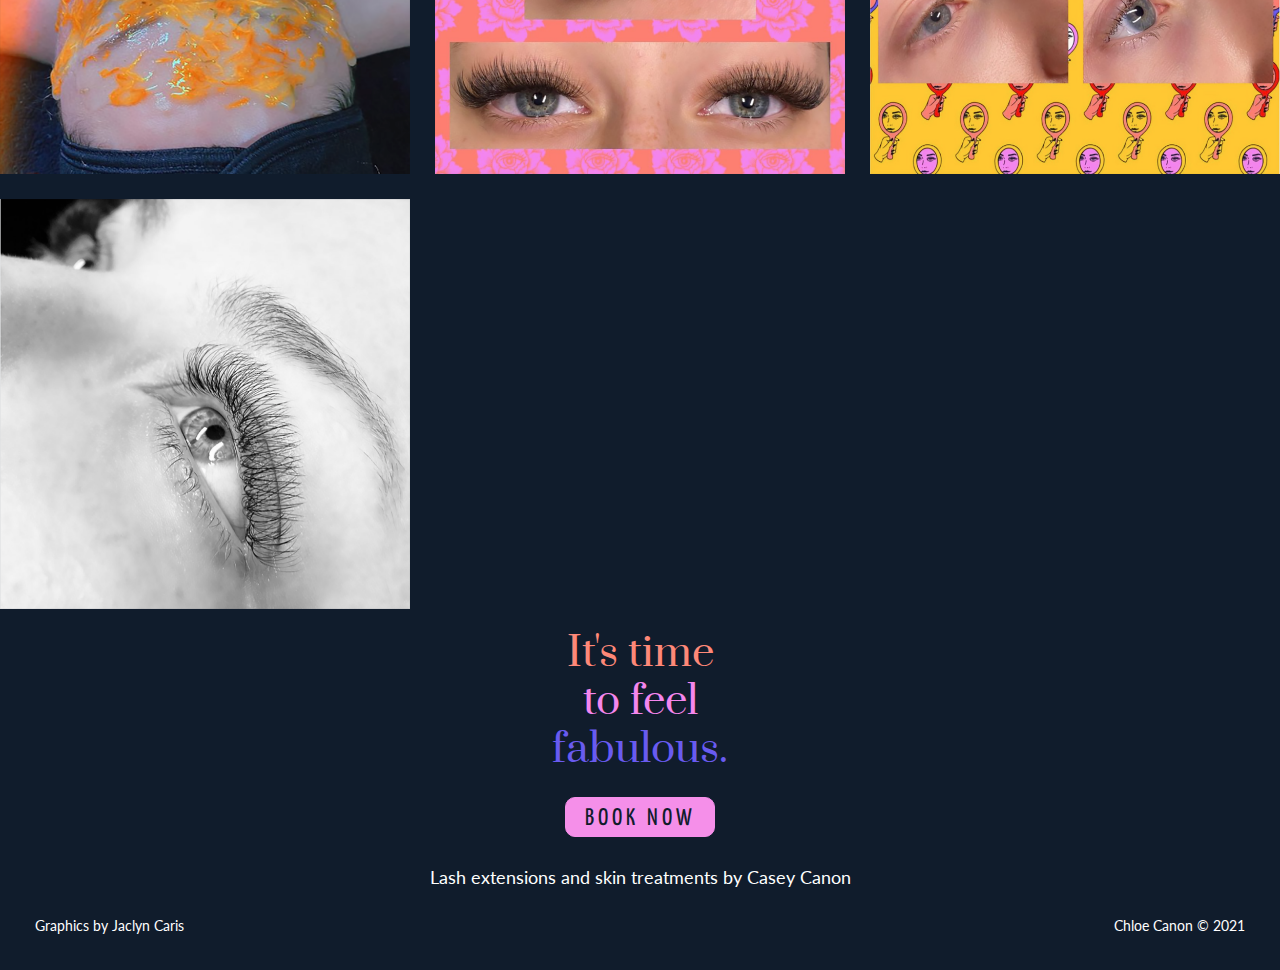
<file: portfolio_tablet_draft/index.html>
<!DOCTYPE html>

<html lang="en">

<head>
    <meta charset="UTF-8">
    <meta name="viewport" content="width=device-width, initial-scale=1.0">
    <link rel="stylesheet" href="https://fonts.googleapis.com/css2?family=Prata&display=swap">
    <link rel="stylesheet" href="https://fonts.googleapis.com/css2?family=Yanone+Kaffeesatz:wght@500&display=swap">
    <link rel="stylesheet" href="https://fonts.googleapis.com/css2?family=Lato:wght@300">
    <link rel="stylesheet" href="css/html5reset.css">
    <link rel="stylesheet" href="css/style.css">
    <title>Canon Esthetics</title>
</head>

<body>

    <div class="skip"><a href="#main">Skip to Main Content</a></div>

    <header>
        <img src="images/index/logo_circle_300px.png" alt="" id="logo-circle">
        <nav>
            <ul class="nav-links">
                <li><a href = "index.html" id="current-page">Gallery</a></li>
                <li><a href = "lashes.html">Lashes</a></li>
                <li><a href="skin.html">Skin</a></li>
                <li><a href="about.html">About</a></li>
            </ul>
        </nav>
    </header>
    

    <main id="main">

        <h1>Gallery</h1>

        <div class="gallery-container">
            <img src="images/index/gallery_1.png" alt="Eye with lash extensions">
            <img src="images/index/gallery_2.png" alt="List of services image">
            <img src="images/index/gallery_3.png" alt="Eyes with lash extensions">
            <img src="images/index/gallery_4.png" alt="Woman getting a facial">
            <img src="images/index/gallery_5.png" alt="Hand mirror image" class="graphic">
            <img src="images/index/gallery_6.png" alt="Woman getting a facial">
            <img src="images/index/gallery_7.png" alt="Eyes with lash extensions">
            <img src="images/index/gallery_8.png" alt="Eyes with last tint and lift">
            <img src="images/index/gallery_9.png" alt="Eyes with lash extensions">
            <div></div>
        </div>
        
    </main>

    <footer>
        
        <div class="callout">
            <h2 class="line1">It's time</h2>
            <h2 class="line2">to feel</h2>
            <h2 class="line3">fabulous.</h2>
            <div class="book-now">
                <a href="https://canonesthetics.as.me/" target="_blank"><button class="book-now">Book Now</button></a>
            </div>
            <h3>Lash extensions and skin treatments by Casey Canon</h3>
            <div class="credits">
                <p>Graphics by Jaclyn Caris</p>
                <p>Chloe Canon &copy; 2021</p>
            </div>
        </div>
    
    </footer>

</body>

</html>
</file>
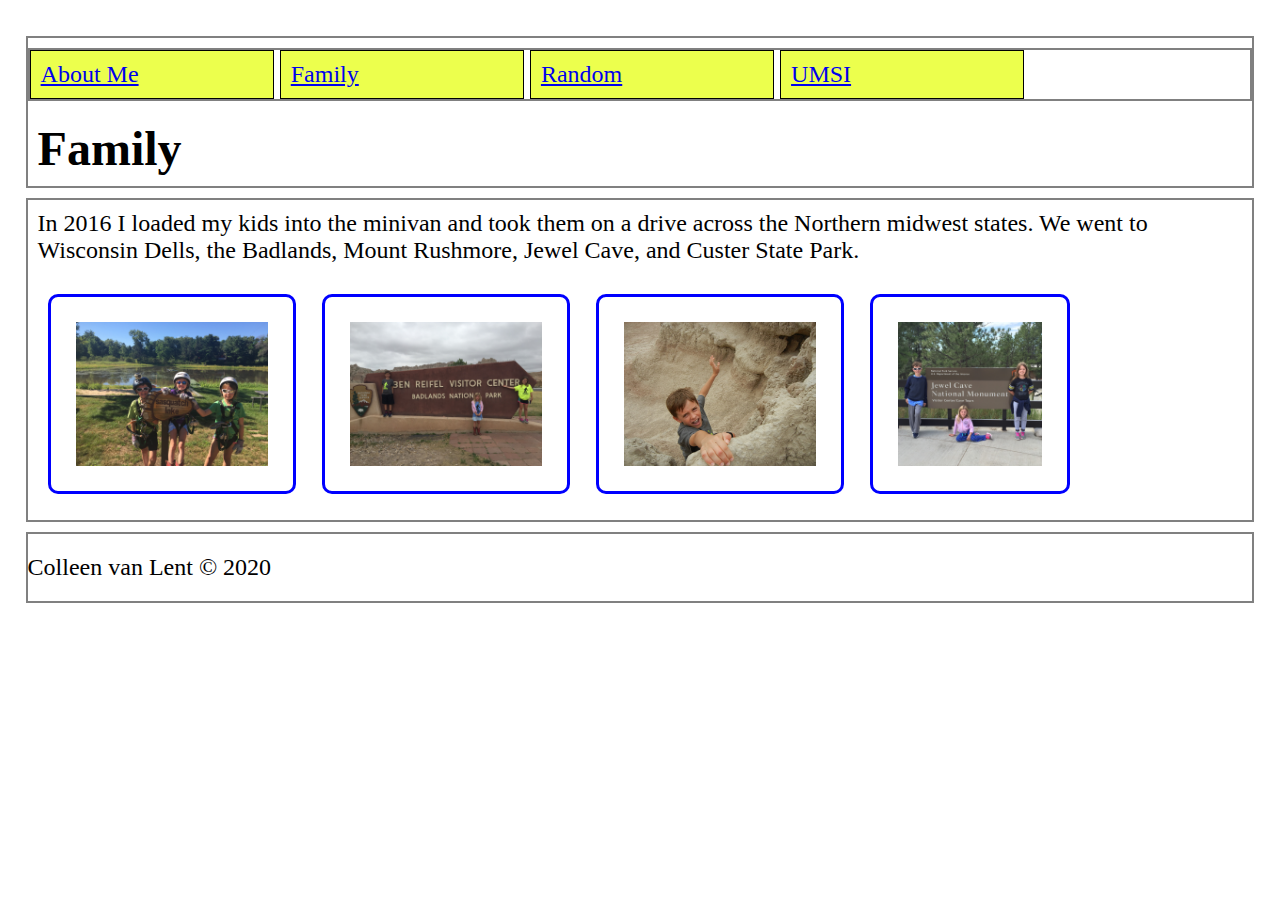
<file: homework1-2021/personal.html>
<!DOCTYPE html>
<html lang="en">
<head>
	<meta charset="UTF-8">
	<meta name="viewport" content="width=device-width, initial-scale=1.0">
	<link rel="icon" href="imgs/favicon.ico">
	<link rel="stylesheet" href="css/html5reset.css">
	<link rel="stylesheet" href="css/style.css">
	<title>Family Page</title>
</head>
<body>
	<header>
		<nav>
			<ul>
				<li><a href = "index.html">About Me</a></li>
				<li><a href = "personal.html">Family</a></li>
				<li><a href = "random.html">Random</a></li>
				<li><a href = "http://www.si.umich.edu">UMSI</a></li>
			</ul>
		</nav>
		<h2>Family</h2>
	</header>

	
	
	<main>
		<p>In 2016 I loaded my kids into the minivan and took them on a drive across the Northern midwest states.  We went to Wisconsin Dells, the Badlands, Mount Rushmore, Jewel Cave, and Custer State Park.<p>
		<img src="imgs/wisconsin_dells.jpg" width="25" alt="Three children at Wisconsin Dells"/>
		<img src="imgs/badlands.jpg" width="1000" alt="Three children at the Badlands National Park sign"/>
		<img src="imgs/falling.jpg" width="25" alt="A child rock climbing at Mount Rushmore"/>
		<img src="imgs/jewel_cave.JPG" width="1000" alt="Three children at the Jewel Cave National Monument sign"/>
	</main>
	<footer>
		</p>Colleen van Lent &copy; 2020</p>
	</footer>
</body>
</html>
</file>
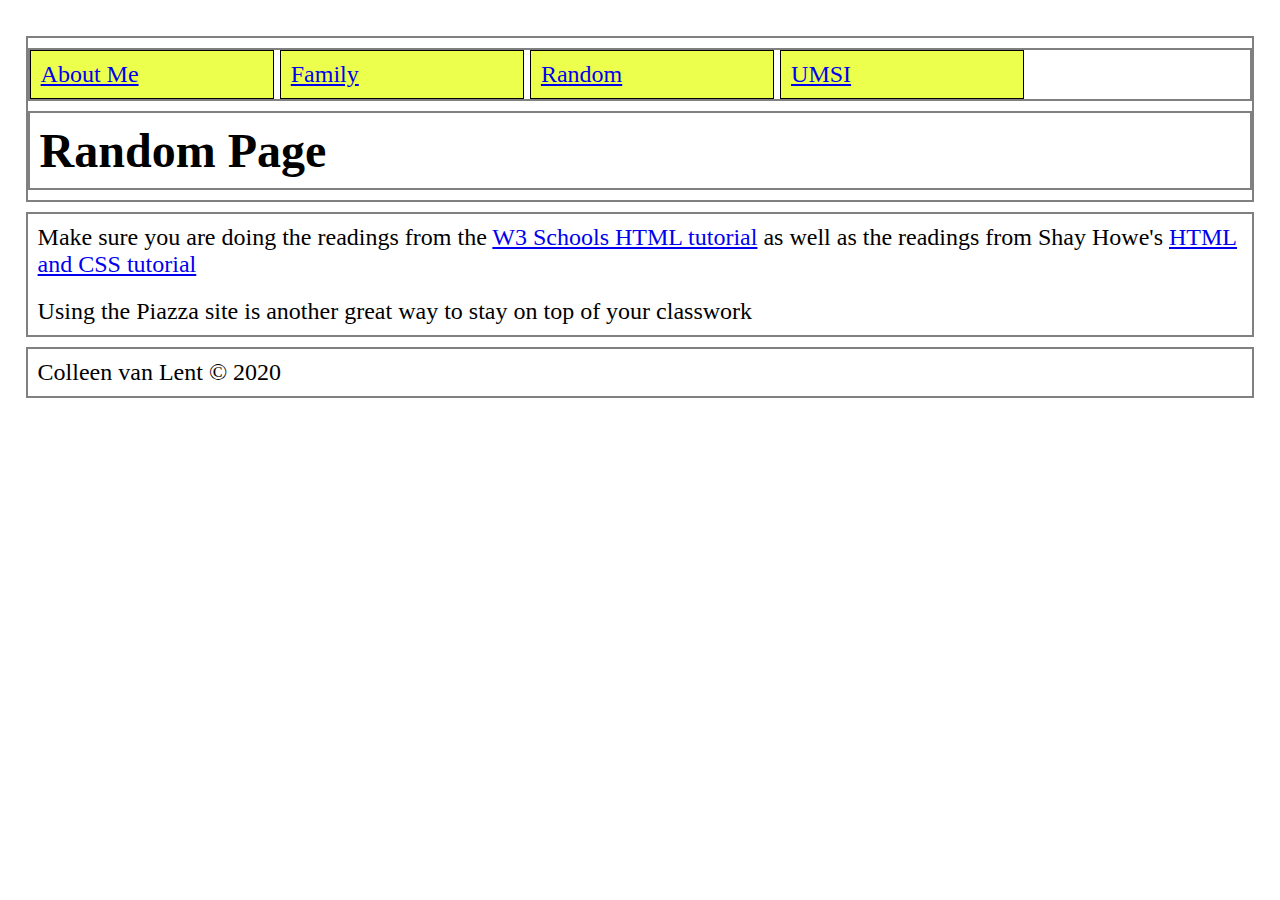
<file: homework1-2021/random.html>
<!DOCTYPE html>
<html lang="en">
<head>
	<!--  TIP 
	You will find any errors from the head section using
	the console. -->
	<meta charset="UTF-8">
	<meta name="viewport" content="width=device-width, initial-scale=1.0">
	<link rel="icon" href="imgs/favicon.ico">
	<link rel="stylesheet" href="css/html5reset.css">
	<link rel="stylesheet" href="css/style.css">
	<title>Random</title>
</head>
<body>
	<header>
		<nav>
			<ul>
				<li><a href="index.html">About Me</a></li>
				<li><a href="personal.html">Family</a></li>
				<li><a href="random.html">Random</a></li>
				<li><a href="http://www.si.umich.edu">UMSI</a></li>
			</ul>
		</nav>
		<h1>Random Page</h1>
	</header>

	
	<main>
		<p>Make sure you are doing the readings from the <a href = "www.w3schools.com/html/">W3 Schools HTML tutorial</a> as well as the readings from Shay Howe's <a href = "https://learn.shayhowe.com/html-css/">HTML and CSS tutorial</a></p>

		<p>Using the Piazza site is another great way to stay on top of your classwork</p>
	</main>
	<footer>
		<p>Colleen van Lent &copy; 2020</p>
	</footer>
</body>
</html>
</file>
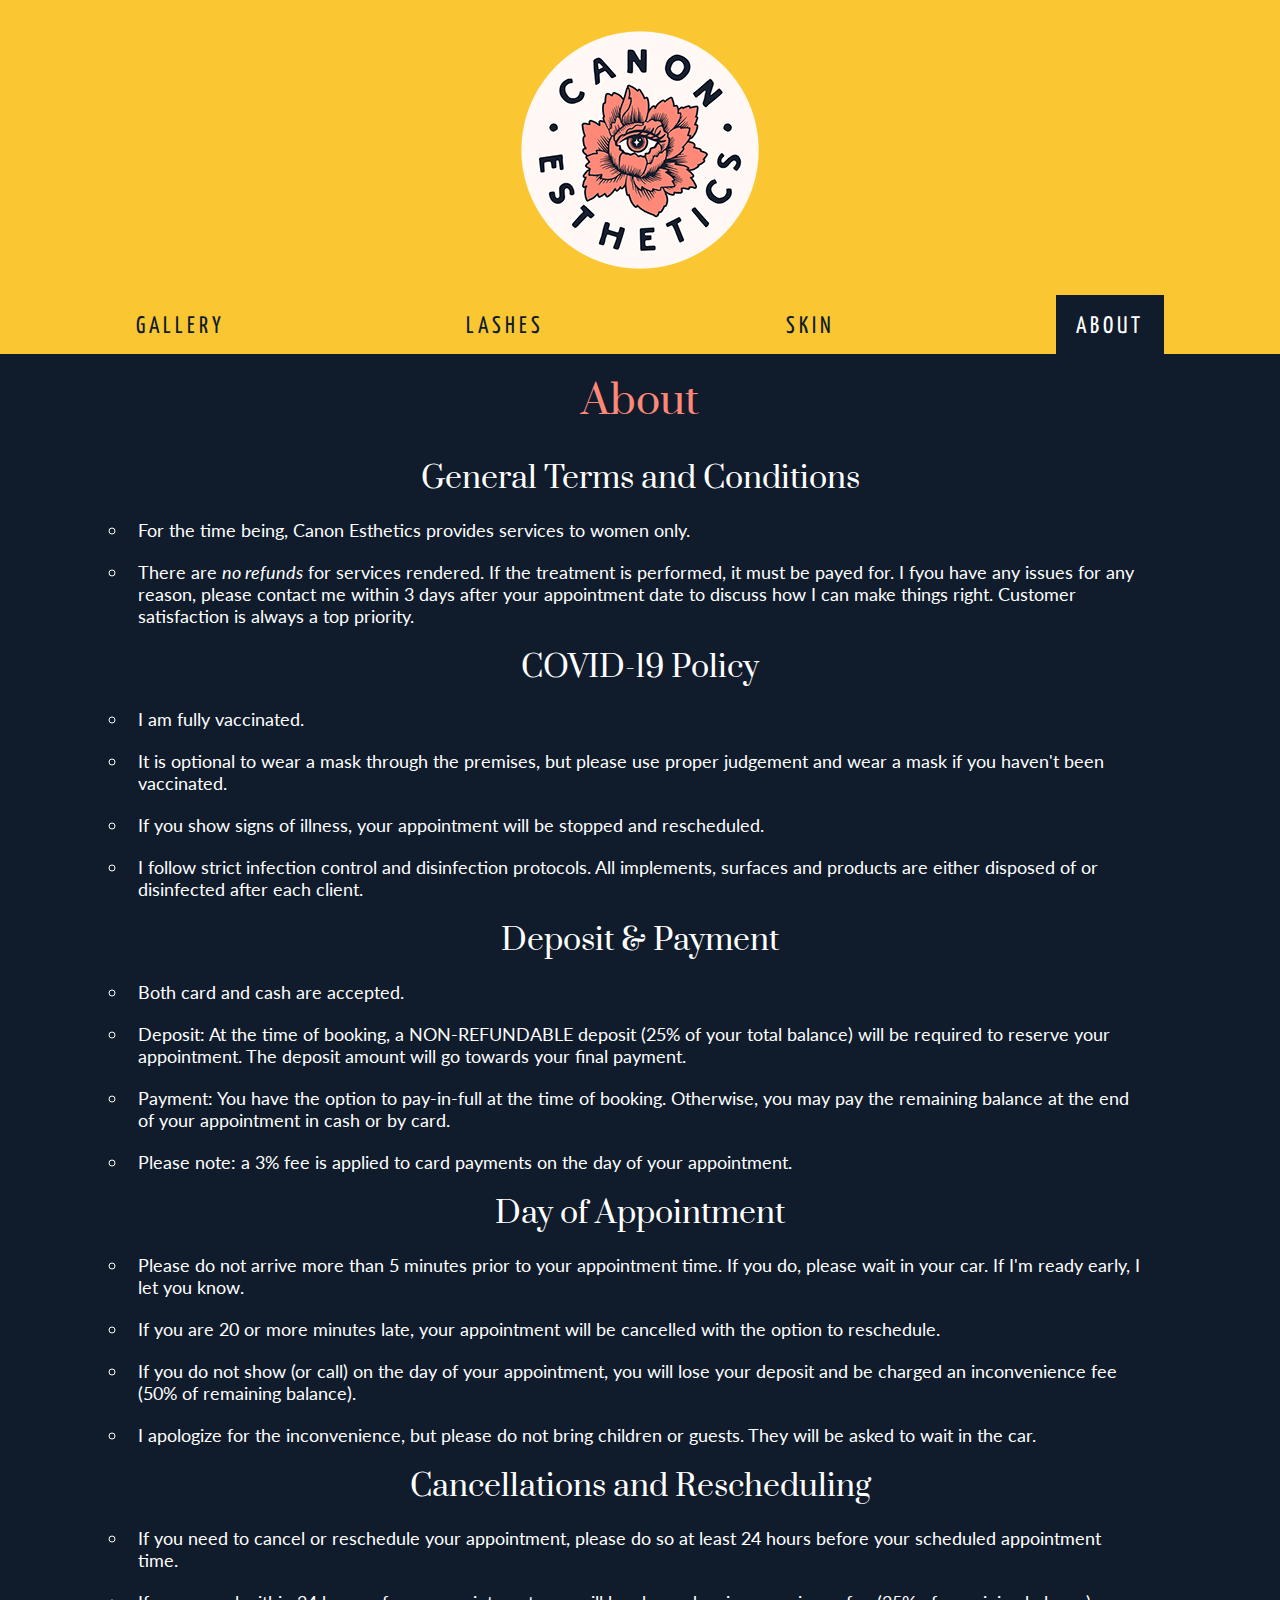
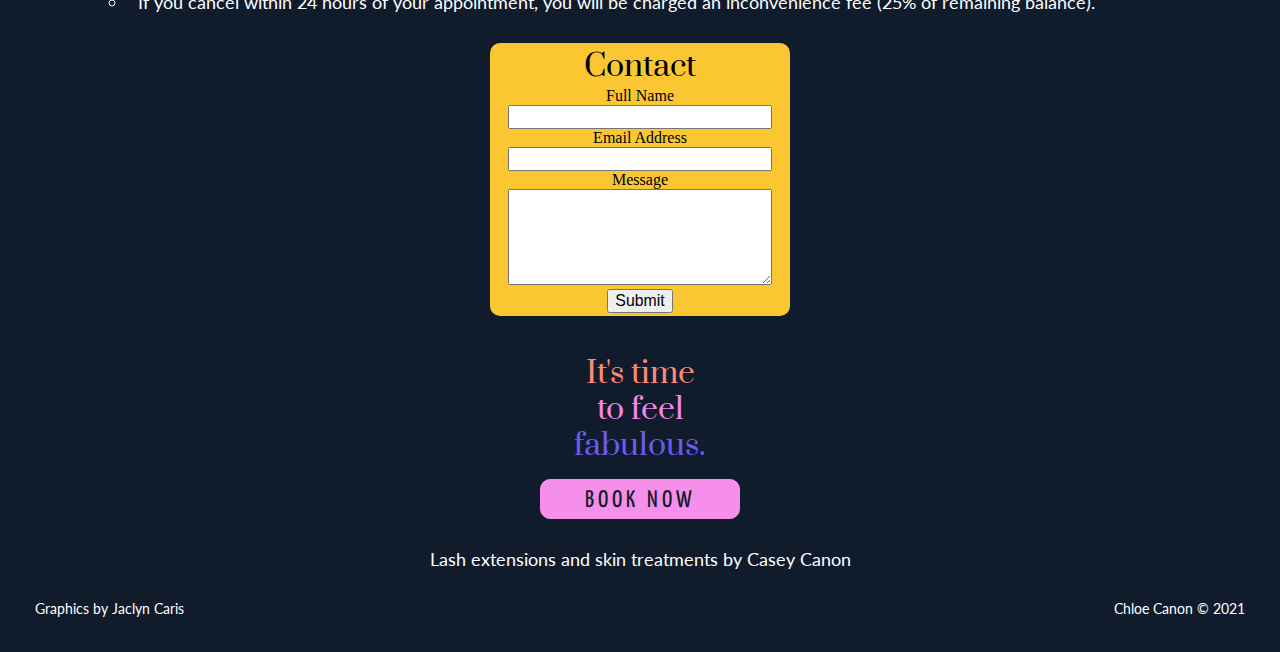
<file: portfolio_final/about.html>
<!DOCTYPE html>

<html lang="en">

<head>
    <!-- Global site tag (gtag.js) - Google Analytics -->
    <script async src="https://www.googletagmanager.com/gtag/js?id=G-3ZYD7PQ45F"></script>
    <script>
        window.dataLayer = window.dataLayer || [];
        function gtag(){window.dataLayer.push(arguments);}
        gtag('js', new Date());

        gtag('config', 'G-3ZYD7PQ45F');
    </script>
    <meta charset="UTF-8">
    <meta name="viewport" content="width=device-width, initial-scale=1.0">
    <link rel="stylesheet" href="https://fonts.googleapis.com/css2?family=Prata&display=swap">
    <link rel="stylesheet" href="https://fonts.googleapis.com/css2?family=Yanone+Kaffeesatz:wght@500&display=swap">
    <link rel="stylesheet" href="https://fonts.googleapis.com/css2?family=Lato:wght@300">
    <link rel="stylesheet" href="css/html5reset.css">
    <link rel="stylesheet" href="css/style.css">
    <title>About</title>
</head>

<body>

    <div class="skip"><a href="#main">Skip to Main Content</a></div>

    <header>
        <img src="images/index/logo_circle_300px.png" alt="" id="logo-circle">
        <nav>
            <ul class="nav-links">
                <li><a href = "index.html">Gallery</a></li>
                <li><a href = "lashes.html">Lashes</a></li>
                <li><a href="skin.html">Skin</a></li>
                <li><a href="about.html" id="current-page">About</a></li>
            </ul>
        </nav>
    </header>

    <main id="main">

        <h1>About</h1>
        
        <div class="general-container">
            <div>
                <h2>General Terms and Conditions</h2>
                <ul>
                    <li>For the time being, Canon Esthetics provides services to women only.</li>
                    <li>There are <i>no refunds</i> for services rendered. If the treatment is performed, it must be payed for. I fyou have any issues for any reason, please contact me within 3 days after your appointment date to discuss how I can make things right. Customer satisfaction is always a top priority.</li>
                </ul>
            </div>
            <div>
                <h2>COVID-19 Policy</h2>
                <ul>
                    <li>I am fully vaccinated.</li>
                    <li>It is optional to wear a mask through the premises, but please use proper judgement and wear a mask if you haven't been vaccinated.</li>
                    <li>If you show signs of illness, your appointment will be stopped and rescheduled.</li>
                    <li>I follow strict infection control and disinfection protocols. All implements, surfaces and products are either disposed of or disinfected after each client.</li>
                </ul>
            </div>
            <div>
                <h2>Deposit & Payment</h2>
                <ul>
                    <li>Both card and cash are accepted.</li>
                    <li>Deposit: At the time of booking, a NON-REFUNDABLE deposit (25% of your total balance) will be required to reserve your appointment. The deposit amount will go towards your final payment.</li>
                    <li>Payment: You have the option to pay-in-full at the time of booking. Otherwise, you may pay the remaining balance at the end of your appointment in cash or by card.</li>
                    <li>Please note: a 3% fee is applied to card payments on the day of your appointment.</li>
                </ul>
            </div>
            <div>
                <h2>Day of Appointment</h2>
                <ul>
                    <li>Please do not arrive more than 5 minutes prior to your appointment time. If you do, please wait in your car. If I'm ready early, I let you know.</li>
                    <li>If you are 20 or more minutes late, your appointment will be cancelled with the option to reschedule.</li>
                    <li>If you do not show (or call) on the day of your appointment, you will lose your deposit and be charged an inconvenience fee (50% of remaining balance).</li>
                    <li>I apologize for the inconvenience, but please do not bring children or guests. They will be asked to wait in the car.</li>
                </ul>
            </div>
            <div>
                <h2>Cancellations and Rescheduling</h2>
                <ul>
                    <li>If you need to cancel or reschedule your appointment, please do so at least 24 hours before your scheduled appointment time.</li>
                    <li>If you cancel within 24 hours of your appointment, you will be charged an inconvenience fee (25% of remaining balance).</li>
                </ul>
            </div>
        </div>
        
        <div class="contact-form">
            <h2>Contact</h2>
            <form id="fs-frm" name="simple-contact-form" accept-charset="utf-8" action="https://formspree.io/f/xgedeoja" method="post">
                <fieldset id="fs-frm-inputs">
                    <label for="full-name">Full Name</label>
                    <br>
                    <input type="text" name="name" id="full-name" required="">
                    <br>
                    <label for="email-address">Email Address</label>
                    <br>
                    <input type="email" name="_replyto" id="email-address" required="">
                    <br>
                    <label for="message">Message</label>
                    <br>
                    <textarea rows="5" name="message" id="message" required=""></textarea>
                    <br>
                    <input type="hidden" name="_subject" id="email-subject" value="Contact Form Submission">
                </fieldset>
                <input type="submit" value="Submit">
            </form>
        </div>

    </main>

    <footer>

        <div class="callout">
            <h2 class="line1">It's time</h2>
            <h2 class="line2">to feel</h2>
            <h2 class="line3">fabulous.</h2>
            <div class="book-now">
                <a href="https://canonesthetics.as.me/" target="_blank"><button class="book-now">Book Now</button></a>
            </div>
            <h3>Lash extensions and skin treatments by Casey Canon</h3>
            <div class="credits">
                <p>Graphics by Jaclyn Caris</p>
                <p>Chloe Canon &copy; 2021</p>
            </div>
        </div>
    
    </footer>

</body>

</html>
</file>
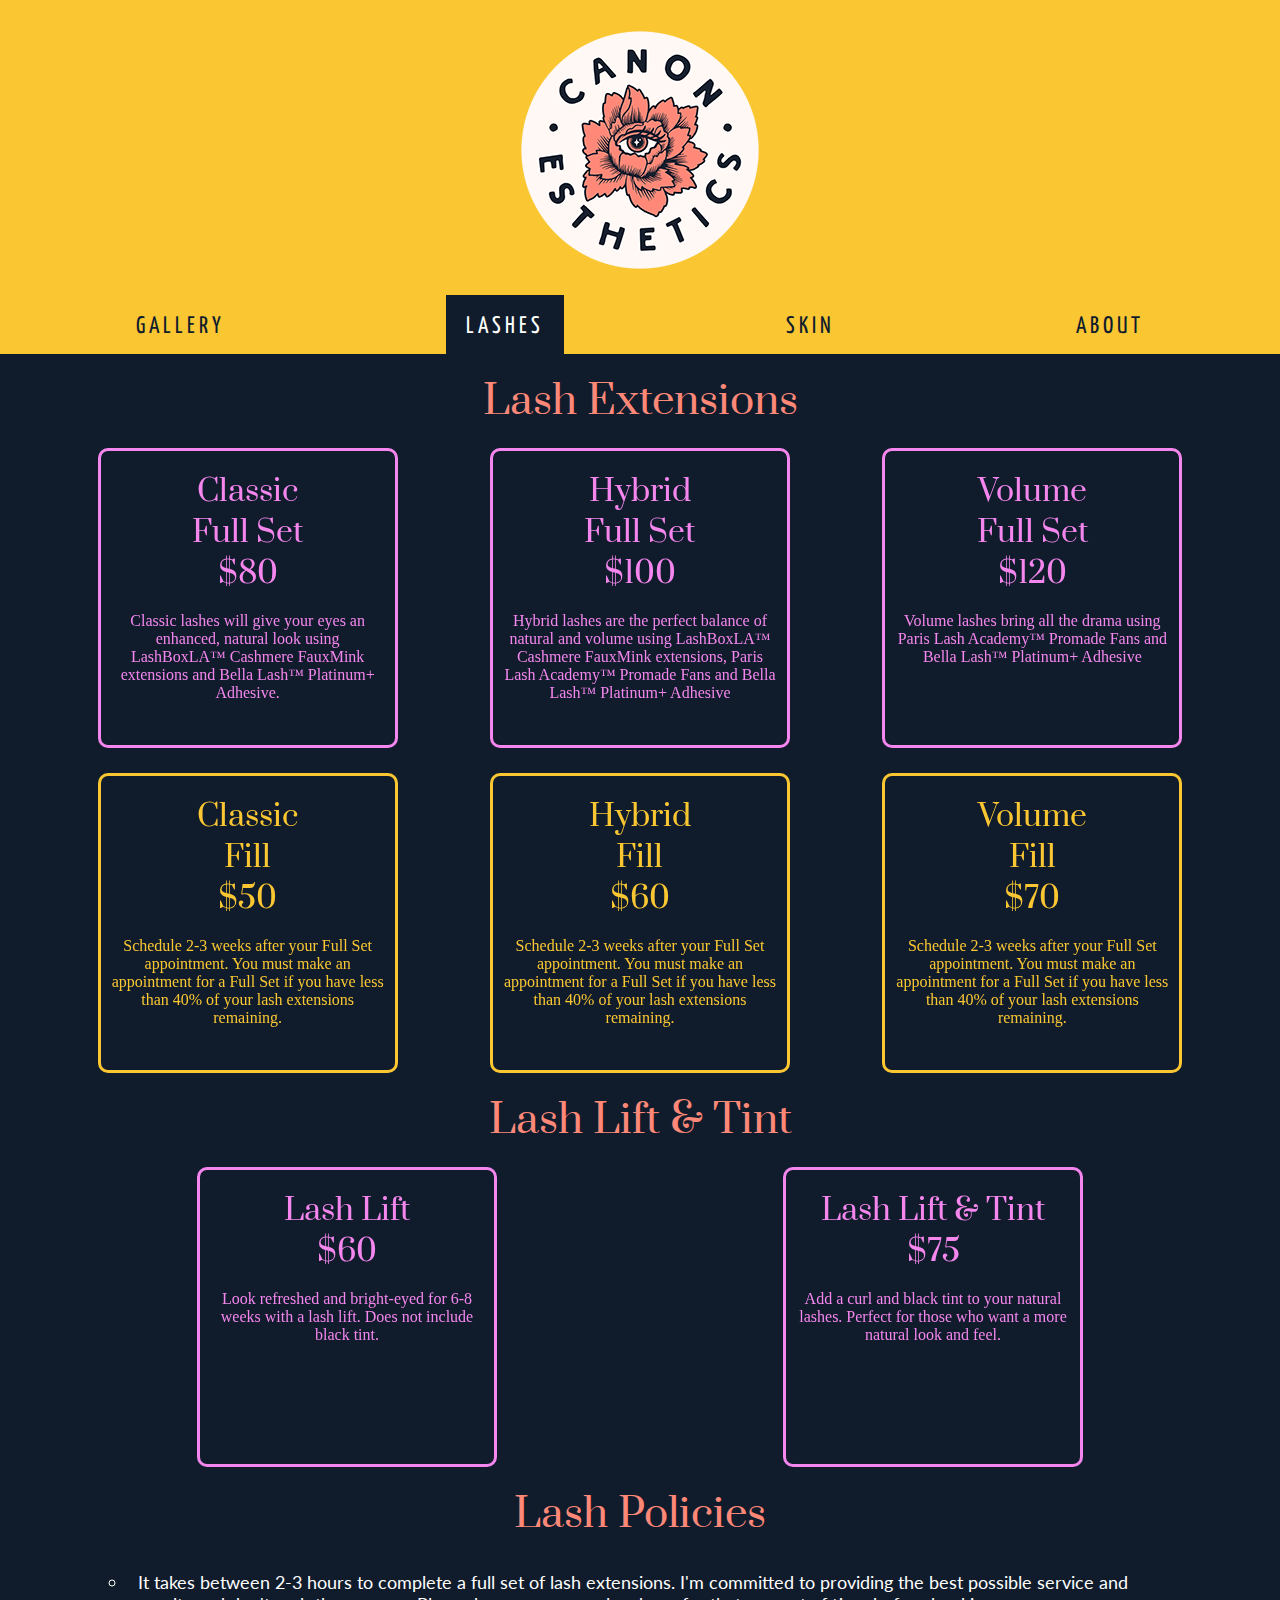
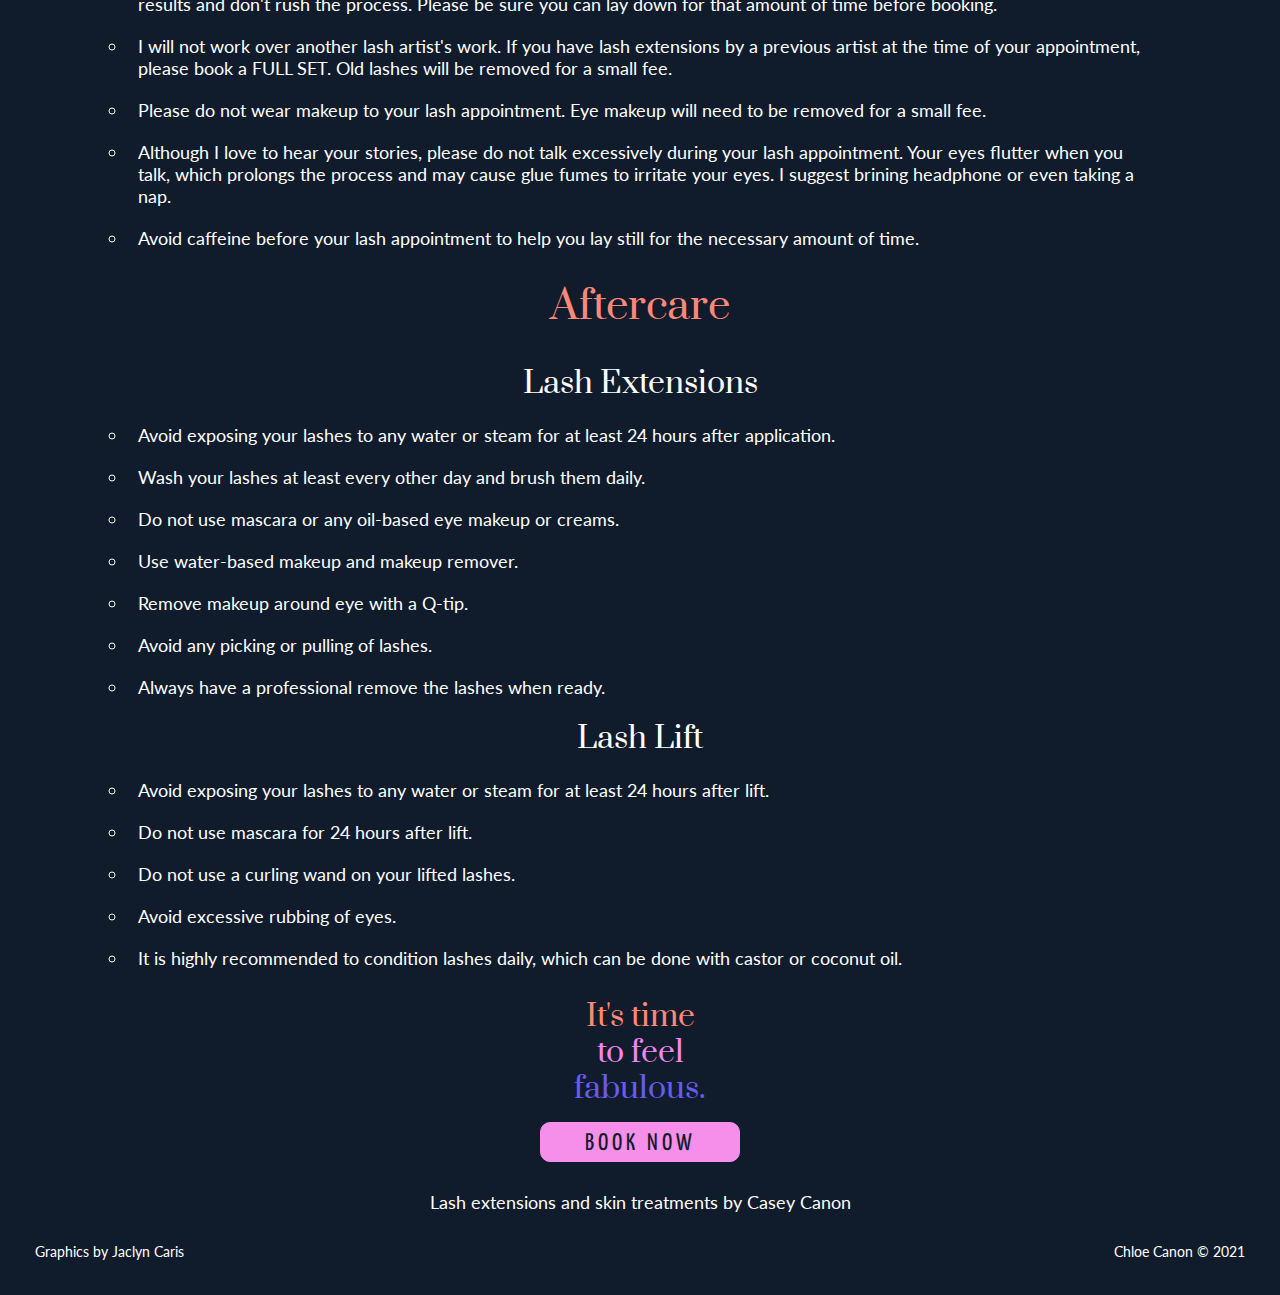
<file: portfolio_final/lashes.html>
<!DOCTYPE html>

<html lang="en">

<head>
    <!-- Global site tag (gtag.js) - Google Analytics -->
    <script async src="https://www.googletagmanager.com/gtag/js?id=G-3ZYD7PQ45F"></script>
    <script>
        window.dataLayer = window.dataLayer || [];
        function gtag(){window.dataLayer.push(arguments);}
        gtag('js', new Date());

        gtag('config', 'G-3ZYD7PQ45F');
    </script>
    <meta charset="UTF-8">
    <meta name="viewport" content="width=device-width, initial-scale=1.0">
    <link rel="stylesheet" href="https://fonts.googleapis.com/css2?family=Prata&display=swap">
    <link rel="stylesheet" href="https://fonts.googleapis.com/css2?family=Yanone+Kaffeesatz:wght@500&display=swap">
    <link rel="stylesheet" href="https://fonts.googleapis.com/css2?family=Lato:wght@300">
    <link rel="stylesheet" href="css/html5reset.css">
    <link rel="stylesheet" href="css/style.css">
    <title>Lash Treatments</title>
</head>

<body>

    <div class="skip"><a href="#main">Skip to Main Content</a></div>

    <header>
        <img src="images/index/logo_circle_300px.png" alt="" id="logo-circle">
        <nav>
            <ul class="nav-links">
                <li><a href = "index.html">Gallery</a></li>
                <li><a href = "lashes.html" id="current-page">Lashes</a></li>
                <li><a href="skin.html">Skin</a></li>
                <li><a href="about.html">About</a></li>
            </ul>
        </nav>
    </header>

    <main id="main">
        
        <h1>Lash Extensions</h1>
        
        <div class="lash-container">
           
            <div class="flip-card lash-1">
                <div class="flip-card-inner">
                    <div class="flip-card-front full-set">
                        <h2>Classic</h2>
                        <h2>Full Set</h2>
                        <h2>$80</h2>
                        <br>
                        <p>Classic lashes will give your eyes an enhanced, natural look using LashBoxLA&trade; Cashmere FauxMink extensions and Bella Lash&trade; Platinum+ Adhesive.</p>
                    </div>
                    <div class="flip-card-back">
                        <img src="images/lashes/lashes_classic.png" alt="Eyes with classic lash extensions">
                    </div>
                </div>
            </div>

            <div class="flip-card lash-2">
                <div class="flip-card-inner">
                    <div class="flip-card-front fill">
                        <h2>Classic</h2>
                        <h2>Fill</h2>
                        <h2>$50</h2>
                        <br>
                        <p>Schedule 2-3 weeks after your Full Set appointment. You must make an appointment for a Full Set if you have less than 40% of your lash extensions remaining.</p>
                    </div>
                    <div class="flip-card-back">
                        <img src="images/lashes/lashes_classic.png" alt="Eyes with classic lash extensions">
                    </div>
                </div>
            </div>
           
            <div class="flip-card lash-3">
                <div class="flip-card-inner">
                    <div class="flip-card-front full-set">
                        <h2>Hybrid</h2>
                        <h2>Full Set</h2>
                        <h2>$100</h2>
                        <br>
                        <p>Hybrid lashes are the perfect balance of natural and volume using LashBoxLA&trade; Cashmere FauxMink extensions, Paris Lash Academy&trade; Promade Fans and Bella Lash&trade; Platinum+ Adhesive</p>
                    </div>
                    <div class="flip-card-back">
                    <img src="images/lashes/lashes_hybrid.png" alt="Eyes with hybrid lash extensions">
                    </div>
                </div>
            </div>
            
            <div class="flip-card lash-4">
                <div class="flip-card-inner">
                    <div class="flip-card-front fill">
                        <h2>Hybrid</h2>
                        <h2>Fill</h2>
                        <h2>$60</h2>
                        <br>
                        <p>Schedule 2-3 weeks after your Full Set appointment. You must make an appointment for a Full Set if you have less than 40% of your lash extensions remaining.</p>
                    </div>
                    <div class="flip-card-back">
                    <img src="images/lashes/lashes_hybrid.png" alt="Eyes with hybrid lash extensions">
                    </div>
                </div>
            </div>

            <div class="flip-card lash-5">
                <div class="flip-card-inner">
                    <div class="flip-card-front full-set">
                        <h2>Volume</h2>
                        <h2>Full Set</h2>
                        <h2>$120</h2>
                        <br>
                        <p>Volume lashes bring all the drama using Paris Lash Academy&trade; Promade Fans and Bella Lash&trade; Platinum+ Adhesive</p>
                    </div>
                    <div class="flip-card-back">
                        <img src="images/lashes/lashes_volume.png" alt="Eyes with volume lash extensions">
                    </div>
                </div>
            </div>

            <div class="flip-card lash-6">
                <div class="flip-card-inner">
                    <div class="flip-card-front fill">
                        <h2>Volume</h2>
                        <h2>Fill</h2>
                        <h2>$70</h2>
                        <br>
                        <p>Schedule 2-3 weeks after your Full Set appointment. You must make an appointment for a Full Set if you have less than 40% of your lash extensions remaining.</p>
                    </div>
                    <div class="flip-card-back">
                        <img src="images/lashes/lashes_volume.png" alt="Eyes with volume lash extensions">
                    </div>
                </div>
            </div>

        </div>    

        <h1>Lash Lift & Tint</h1>

        <div class="tint-container">
            
            <div class="flip-card">
                <div class="flip-card-inner">
                    <div class="flip-card-front tint">
                        <h2>Lash Lift</h2>
                        <h2>$60</h2>
                        <br>
                        <p>Look refreshed and bright-eyed for 6-8 weeks with a lash lift. Does not include black tint.</p>
                    </div>
                    <div class="flip-card-back">
                        <img src="images/lashes/lashes_lifttint.png" alt="Eyes with lash lift and tint treatment">
                    </div>
                </div>
            </div>

            <div class="flip-card">
                <div class="flip-card-inner">
                    <div class="flip-card-front tint">
                        <h2>Lash Lift & Tint</h2>
                        <h2>$75</h2>
                        <br>
                        <p>Add a curl and black tint to your natural lashes. Perfect for those who want a more natural look and feel.</p>
                    </div>
                    <div class="flip-card-back">
                        <img src="images/lashes/lashes_lifttint.png" alt="Eyes with lash lift and tint treatment">
                    </div>
                </div>
            </div>
               
        </div>

        <h1>Lash Policies</h1>

        <div class="policy-container">
            <ul>
                <li>It takes between 2-3 hours to complete a full set of lash extensions. I'm committed to providing the best possible service and results and don't rush the process. Please be sure you can lay down for that amount of time before booking.</li>
                <li>I will not work over another lash artist's work. If you have lash extensions by a previous artist at the time of your appointment, please book a FULL SET. Old lashes will be removed for a small fee.</li>
                <li>Please do not wear makeup to your lash appointment. Eye makeup will need to be removed for a small fee.</li>   
                <li>Although I love to hear your stories, please do not talk excessively during your lash appointment. Your eyes flutter when you talk, which prolongs the process and may cause glue fumes to irritate your eyes. I suggest brining headphone or even taking a nap.</li>
                <li>Avoid caffeine before your lash appointment to help you lay still for the necessary amount of time.</li>
            </ul>
        </div>
       
       <h1>Aftercare</h1>

       <div class="aftercare-container">
            <h2>Lash Extensions</h2>
            <ul>
                <li>Avoid exposing your lashes to any water or steam for at least 24 hours after application.</li>
                <li>Wash your lashes at least every other day and brush them daily.</li>
                <li>Do not use mascara or any oil-based eye makeup or creams.</li>                    
                <li>Use water-based makeup and makeup remover.</li>
                <li>Remove makeup around eye with a Q-tip.</li>
                <li>Avoid any picking or pulling of lashes.</li>
                <li>Always have a professional remove the lashes when ready.</li>
            </ul>
            <h2>Lash Lift</h2>
            <ul>
                <li>Avoid exposing your lashes to any water or steam for at least 24 hours after lift.</li>
                <li>Do not use mascara for 24 hours after lift.</li>
                <li>Do not use a curling wand on your lifted lashes.</li>
                <li>Avoid excessive rubbing of eyes.</li>
                <li>It is highly recommended to condition lashes daily, which can be done with castor or coconut oil.</li>
            </ul>
        </div>

    </main>

    <footer>

        <div class="callout">
            <h2 class="line1">It's time</h2>
            <h2 class="line2">to feel</h2>
            <h2 class="line3">fabulous.</h2>
            <div class="book-now">
                <a href="https://canonesthetics.as.me/" target="_blank"><button class="book-now">Book Now</button></a>
            </div>
            <h3>Lash extensions and skin treatments by Casey Canon</h3>
            <div class="credits">
                <p>Graphics by Jaclyn Caris</p>
                <p>Chloe Canon &copy; 2021</p>
            </div>
        </div>

    </footer>

</body>

</html>
</file>
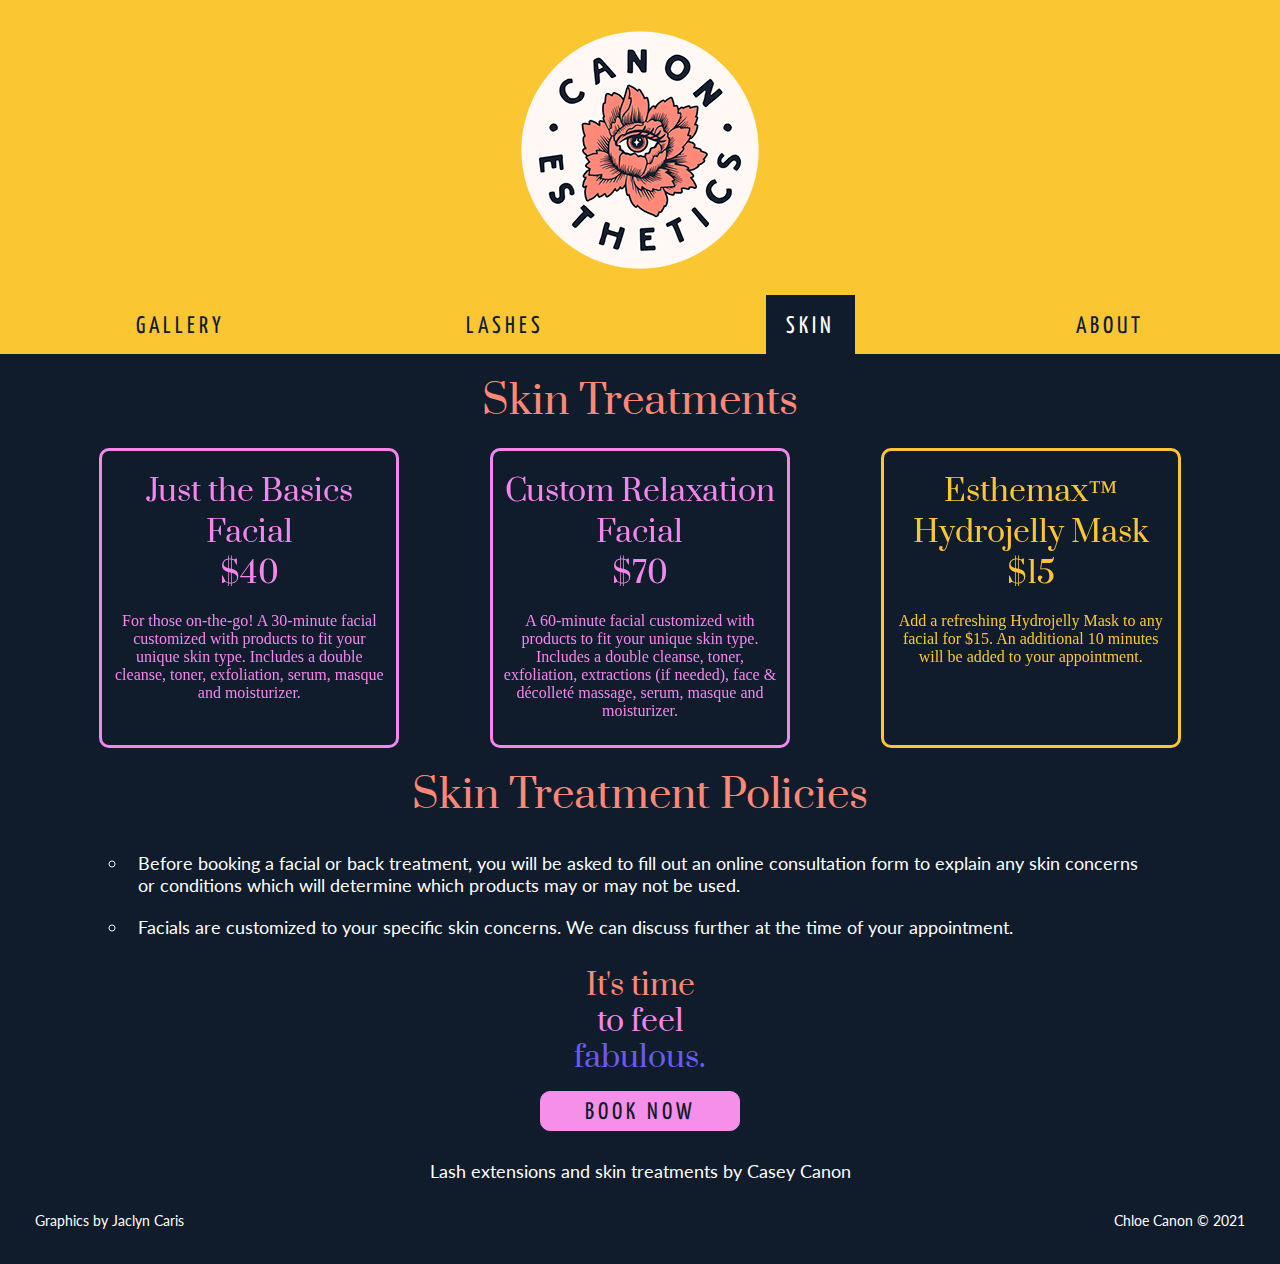
<file: portfolio_final/skin.html>
<!DOCTYPE html>

<html lang="en">

<head>
    <!-- Global site tag (gtag.js) - Google Analytics -->
    <script async src="https://www.googletagmanager.com/gtag/js?id=G-3ZYD7PQ45F"></script>
    <script>
        window.dataLayer = window.dataLayer || [];
        function gtag(){window.dataLayer.push(arguments);}
        gtag('js', new Date());

        gtag('config', 'G-3ZYD7PQ45F');
    </script>
    <meta charset="UTF-8">
    <meta name="viewport" content="width=device-width, initial-scale=1.0">
    <link rel="stylesheet" href="https://fonts.googleapis.com/css2?family=Prata&display=swap">
    <link rel="stylesheet" href="https://fonts.googleapis.com/css2?family=Yanone+Kaffeesatz:wght@500&display=swap">
    <link rel="stylesheet" href="https://fonts.googleapis.com/css2?family=Lato:wght@300">
    <link rel="stylesheet" href="css/html5reset.css">
    <link rel="stylesheet" href="css/style.css">
    <title>Skin Treatments</title>
</head>

<body>

    <div class="skip"><a href="#main">Skip to Main Content</a></div>

    <header>
        <img src="images/index/logo_circle_300px.png" alt="" id="logo-circle">
        <nav>
            <ul class="nav-links">
                <li><a href = "index.html">Gallery</a></li>
                <li><a href = "lashes.html">Lashes</a></li>
                <li><a href="skin.html" id="current-page">Skin</a></li>
                <li><a href="about.html">About</a></li>
            </ul>
        </nav>
    </header>

    <main id="main">
        
        <h1>Skin Treatments</h1>
        
        <div class="facial-container">

            <div class="flip-card facial-1">
                <div class="flip-card-inner">
                    <div class="flip-card-front facial">
                        <h2>Just the Basics</h2>
                        <h2>Facial</h2>
                        <h2>$40</h2>
                        <br>
                        <p>For those on-the-go! A 30-minute facial customized with products to fit your unique skin type. Includes a double cleanse, toner, exfoliation, serum, masque and moisturizer.</p>
                    </div>
                    <div class="flip-card-back">
                        <img src="images/skin/skin_facial.png" alt="Woman getting a facial">
                    </div>
                </div>
            </div>

            <div class="flip-card facial-2">
                <div class="flip-card-inner">
                    <div class="flip-card-front facial">
                        <h2>Custom Relaxation</h2>
                        <h2>Facial</h2>
                        <h2>$70</h2>
                        <br>
                        <p>A 60-minute facial customized with products to fit your unique skin type. Includes a double cleanse, toner, exfoliation, extractions (if needed), face & décolleté massage, serum, masque and moisturizer.</p>
                    </div>
                    <div class="flip-card-back">
                        <img src="images/skin/skin_facial.png" alt="Woman getting a facial">
                    </div>
                </div>
            </div>

            <div class="flip-card facial-3">
                <div class="flip-card-inner">
                    <div class="flip-card-front hydrojelly">
                        <h2>Esthemax&trade;</h2>
                        <h2>Hydrojelly Mask</h2>
                        <h2>$15</h2>
                        <br>
                        <p>Add a refreshing Hydrojelly Mask to any facial for $15. An additional 10 minutes will be added to your appointment.</p>
                    </div>
                    <div class="flip-card-back">
                        <img src="images/skin/skin_hydrojelly.png" alt="Display of face mask products">
                    </div>
                </div>
            </div>

        </div>

        <h1>Skin Treatment Policies</h1>
        
        <div class="policy-container">
            <ul>
                <li>Before booking a facial or back treatment, you will be asked to fill out an online consultation form to explain any skin concerns or conditions which will determine which products may or may not be used.</li>
                <li>Facials are customized to your specific skin concerns. We can discuss further at the time of your appointment.</li>
            </ul>
        </div>

    </main>

    <footer>

        <div class="callout">
            <h2 class="line1">It's time</h2>
            <h2 class="line2">to feel</h2>
            <h2 class="line3">fabulous.</h2>
            <div class="book-now">
                <a href="https://canonesthetics.as.me/" target="_blank"><button class="book-now">Book Now</button></a>
            </div>
            <h3>Lash extensions and skin treatments by Casey Canon</h3>
            <div class="credits">
                <p>Graphics by Jaclyn Caris</p>
                <p>Chloe Canon &copy; 2021</p>
            </div>
        </div>

    </footer>

</body>

</html>
</file>
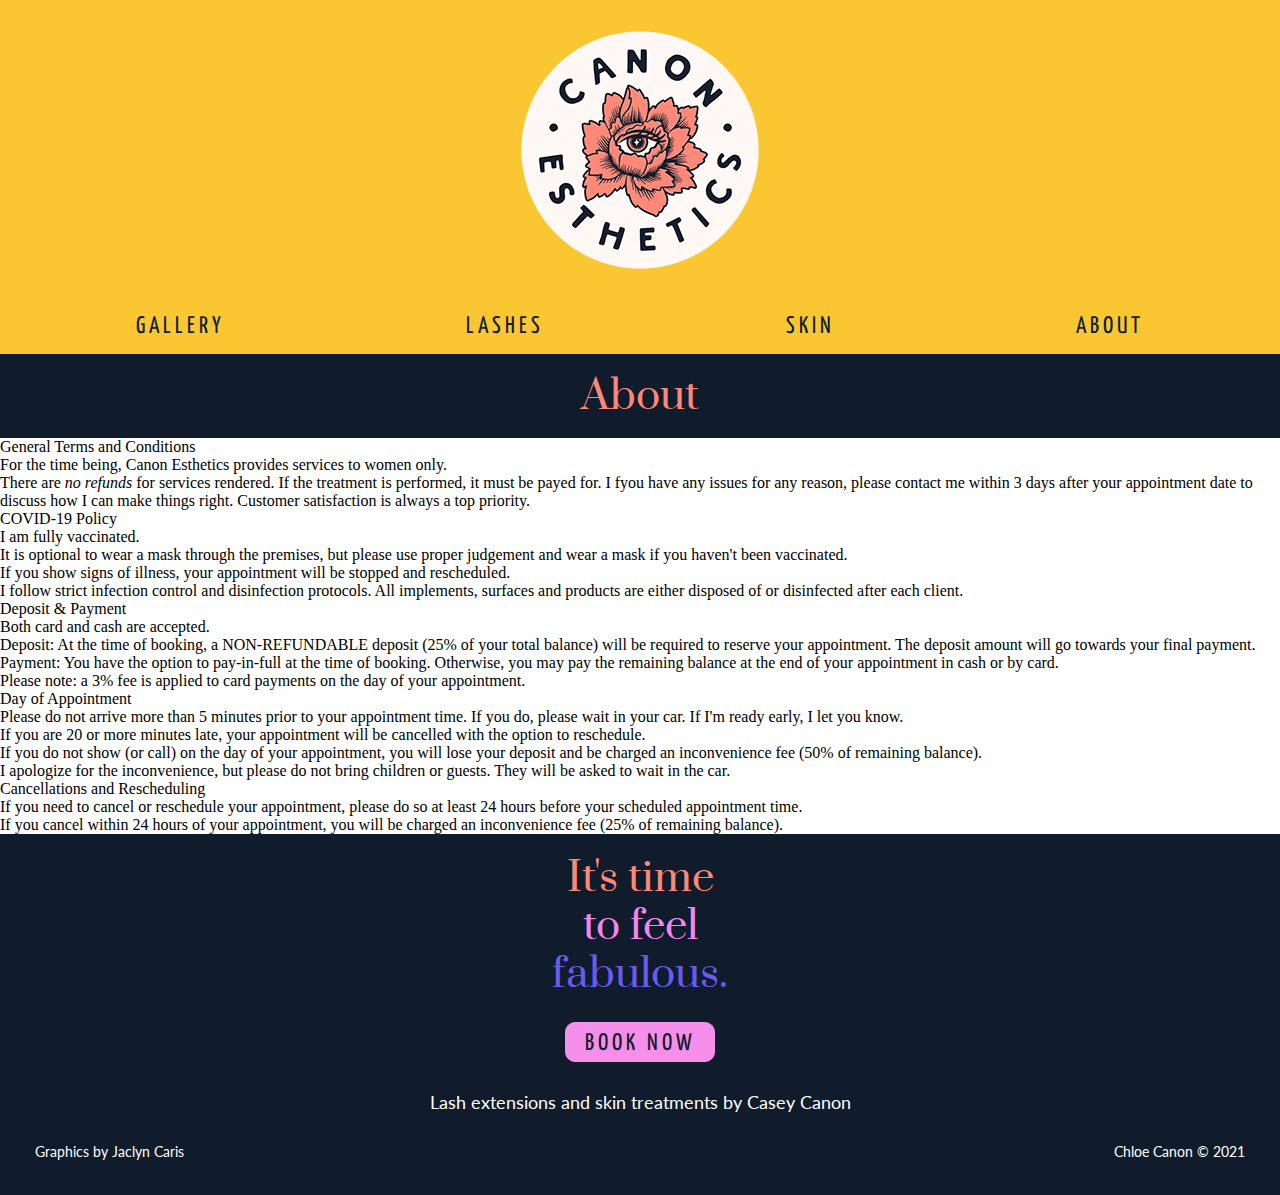
<file: portfolio_mobile_draft/about.html>
<!DOCTYPE html>

<html lang="en">

<head>
    <meta charset="UTF-8">
    <meta name="viewport" content="width=device-width, initial-scale=1.0">
    <link rel="stylesheet" href="https://fonts.googleapis.com/css2?family=Prata&display=swap">
    <link rel="stylesheet" href="https://fonts.googleapis.com/css2?family=Yanone+Kaffeesatz:wght@500&display=swap">
    <link rel="stylesheet" href="https://fonts.googleapis.com/css2?family=Lato:wght@300">
    <link rel="stylesheet" href="css/html5reset.css">
    <link rel="stylesheet" href="css/style.css">
    <title>About</title>
</head>

<body>

    <div class="skip"><a href="#main">Skip to Main Content</a></div>

    <header>
        <img src="images/index/logo_circle_300px.png" alt="" id="logo-circle">
        <nav>
            <ul class="nav-links">
                <li><a href = "index.html">Gallery</a></li>
                <li><a href = "lashes.html">Lashes</a></li>
                <li><a href="skin.html">Skin</a></li>
                <li><a href="about.html">About</a></li>
            </ul>
        </nav>
    </header>

    <main id="main">

        <h1>About</h1>
        
        <div class="general-container">
            <div>
                <h4>General Terms and Conditions</h4>
                <ul>
                    <li>For the time being, Canon Esthetics provides services to women only.</li>
                    <li>There are <i>no refunds</i> for services rendered. If the treatment is performed, it must be payed for. I fyou have any issues for any reason, please contact me within 3 days after your appointment date to discuss how I can make things right. Customer satisfaction is always a top priority.</li>
                </ul>
            </div>
            <div>
                <h4>COVID-19 Policy</h4>
                <ul>
                    <li>I am fully vaccinated.</li>
                    <li>It is optional to wear a mask through the premises, but please use proper judgement and wear a mask if you haven't been vaccinated.</li>
                    <li>If you show signs of illness, your appointment will be stopped and rescheduled.</li>
                    <li>I follow strict infection control and disinfection protocols. All implements, surfaces and products are either disposed of or disinfected after each client.</li>
                </ul>
            </div>
            <div>
                <h4>Deposit & Payment</h4>
                <ul>
                    <li>Both card and cash are accepted.</li>
                    <li>Deposit: At the time of booking, a NON-REFUNDABLE deposit (25% of your total balance) will be required to reserve your appointment. The deposit amount will go towards your final payment.</li>
                    <li>Payment: You have the option to pay-in-full at the time of booking. Otherwise, you may pay the remaining balance at the end of your appointment in cash or by card.</li>
                    <li>Please note: a 3% fee is applied to card payments on the day of your appointment.</li>
                </ul>
            </div>
            <div>
                <h4>Day of Appointment</h4>
                <ul>
                    <li>Please do not arrive more than 5 minutes prior to your appointment time. If you do, please wait in your car. If I'm ready early, I let you know.</li>
                    <li>If you are 20 or more minutes late, your appointment will be cancelled with the option to reschedule.</li>
                    <li>If you do not show (or call) on the day of your appointment, you will lose your deposit and be charged an inconvenience fee (50% of remaining balance).</li>
                    <li>I apologize for the inconvenience, but please do not bring children or guests. They will be asked to wait in the car.</li>
                </ul>
            </div>
            <div>
                <h4>Cancellations and Rescheduling</h4>
                <ul>
                    <li>If you need to cancel or reschedule your appointment, please do so at least 24 hours before your scheduled appointment time.</li>
                    <li>If you cancel within 24 hours of your appointment, you will be charged an inconvenience fee (25% of remaining balance).</li>
                </ul>
            </div>
        </div>
       
    </main>

    <footer>

        <div class="callout">
            <h2 class="line1">It's time</h2>
            <h2 class="line2">to feel</h2>
            <h2 class="line3">fabulous.</h2>
            <div class="book-now">
                <a href="https://canonesthetics.as.me/" target="_blank"><button class="book-now">Book Now</button></a>
            </div>
            <h3>Lash extensions and skin treatments by Casey Canon</h3>
            <div class="credits">
                <p>Graphics by Jaclyn Caris</p>
                <p>Chloe Canon &copy; 2021</p>
            </div>
        </div>
    
    </footer>

</body>

</html>
</file>
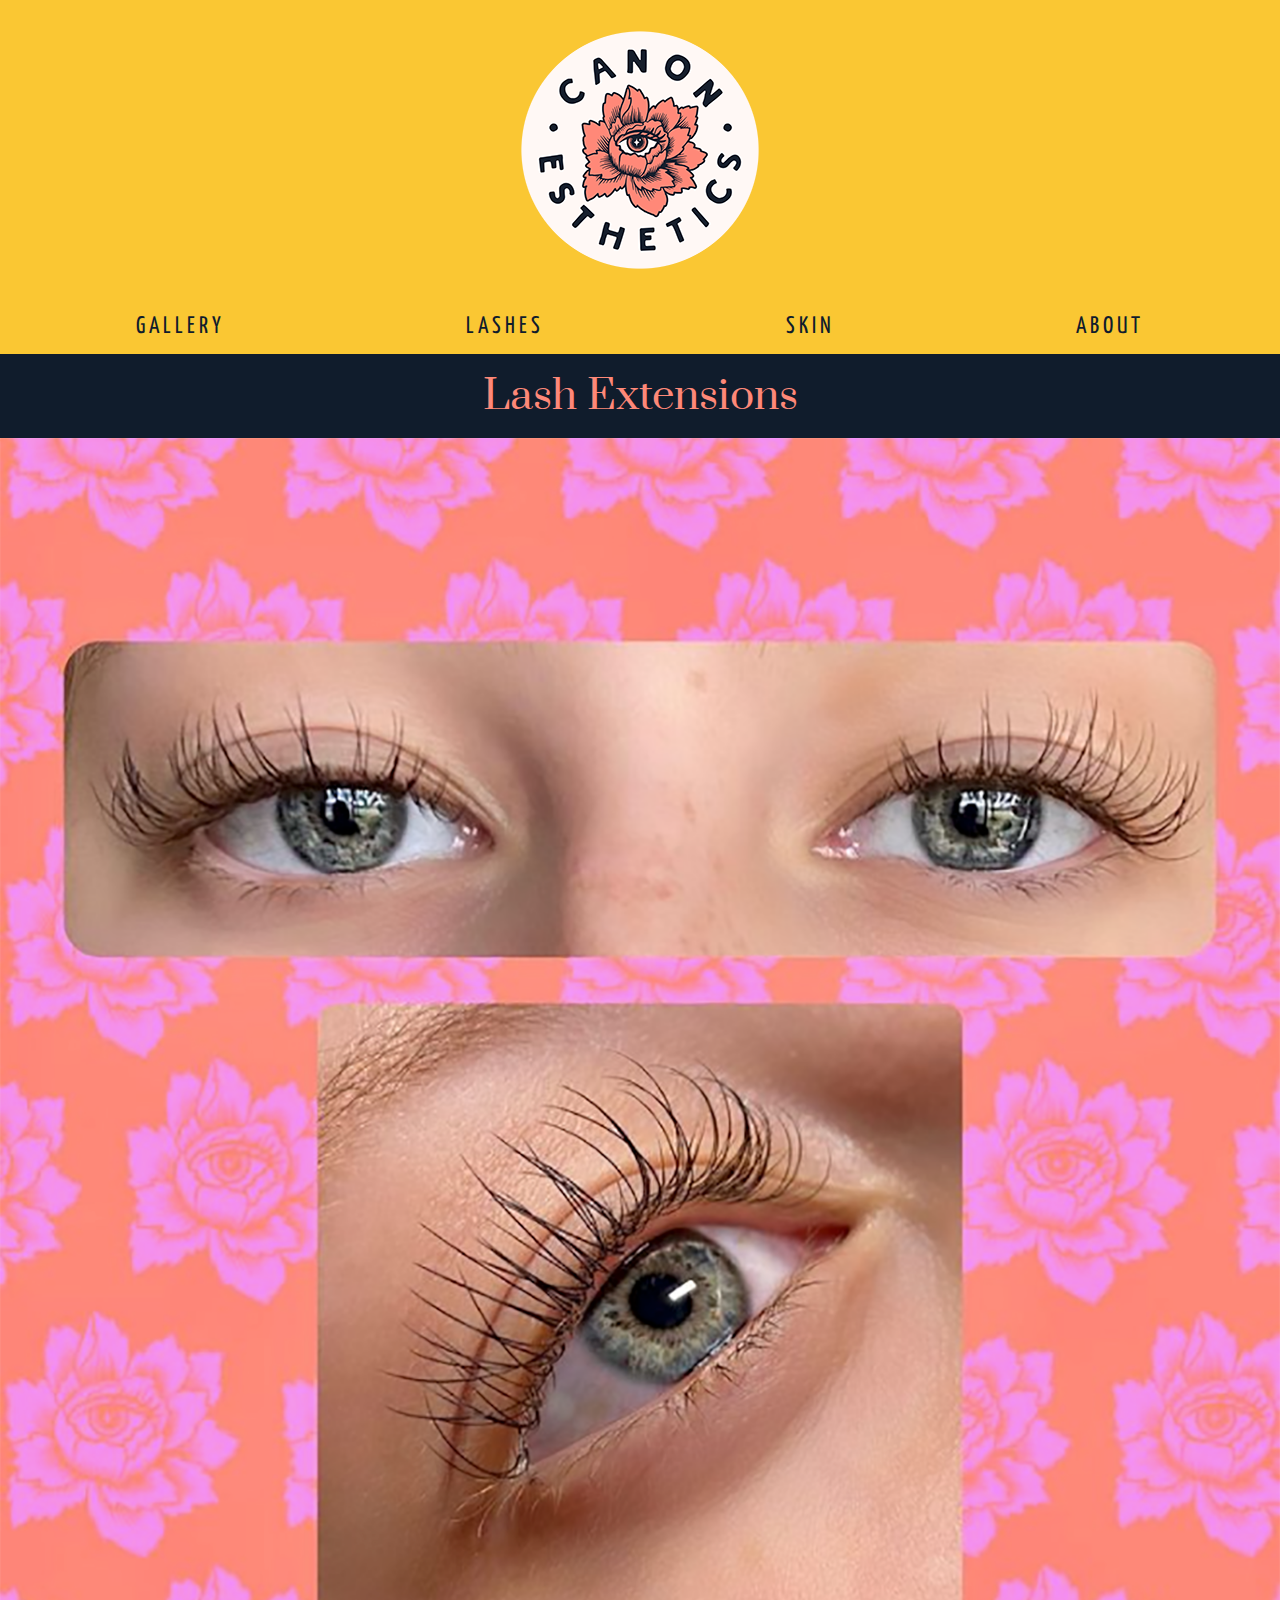
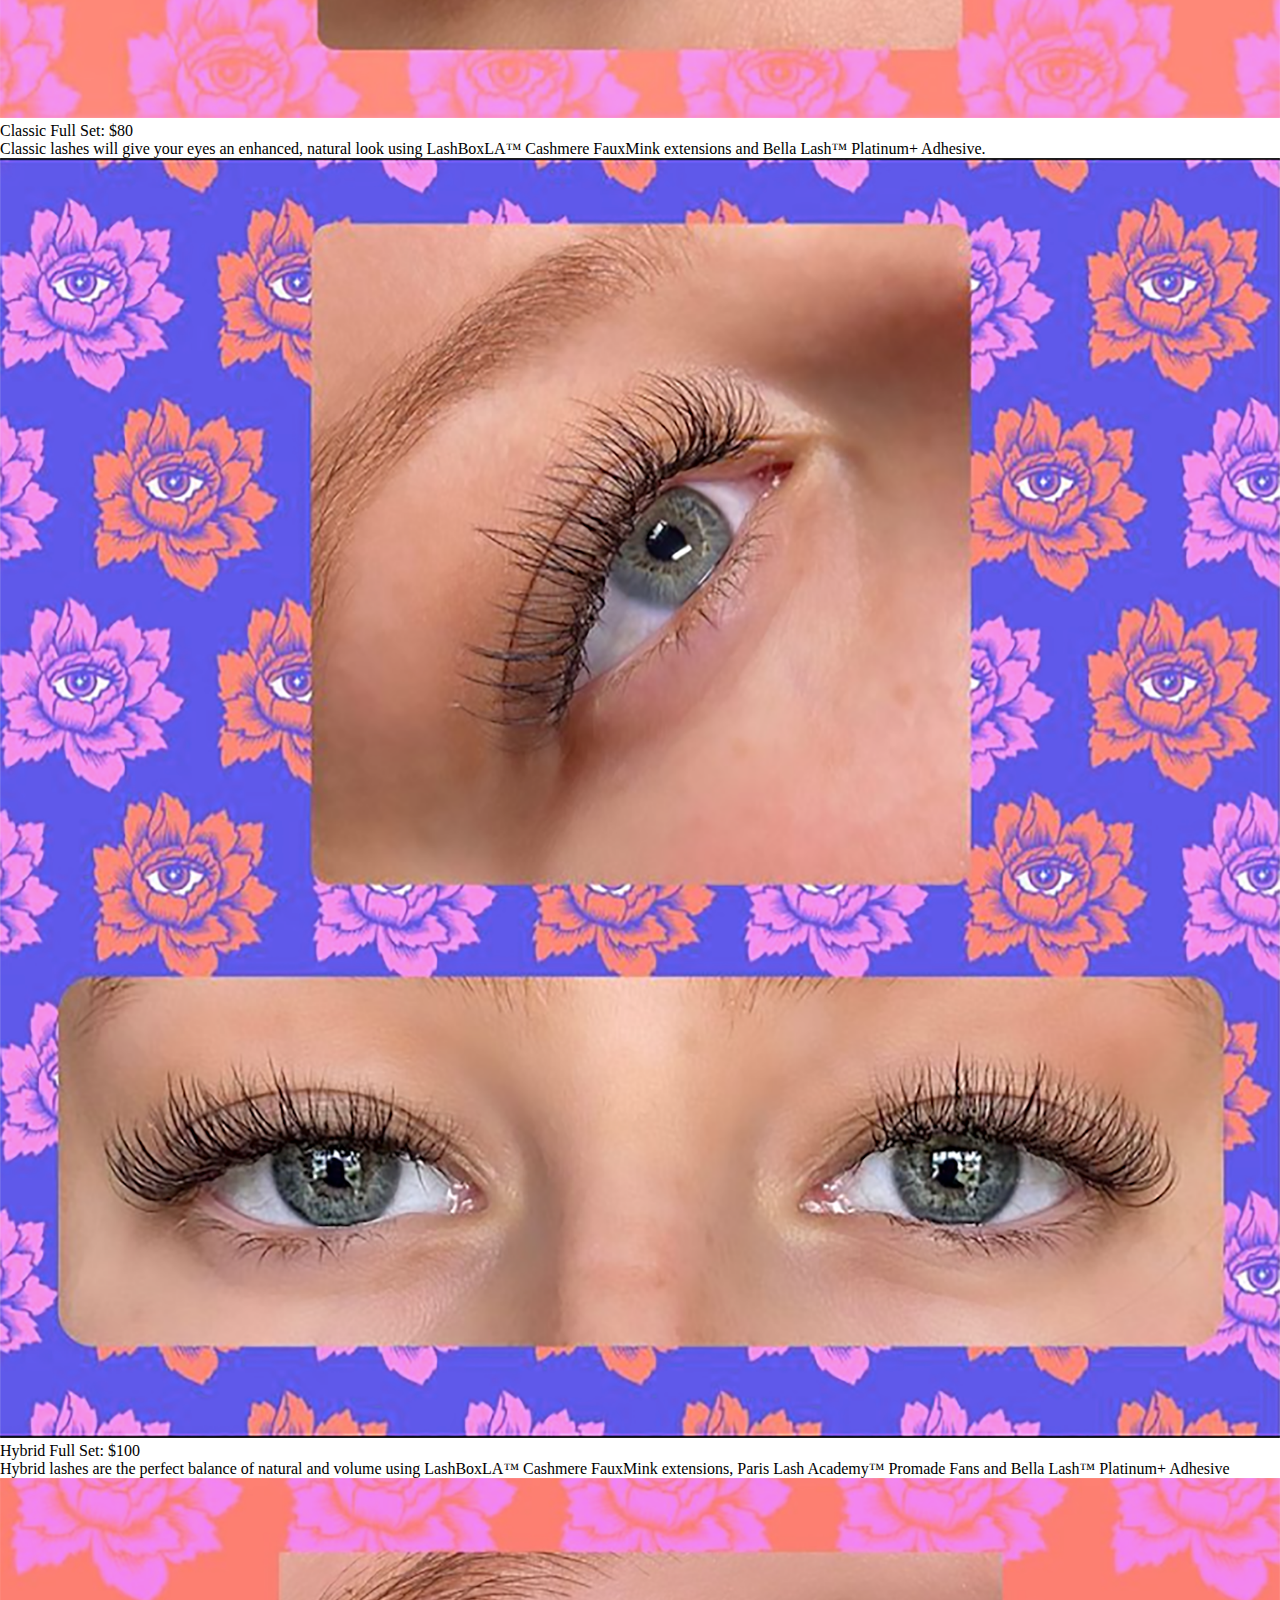
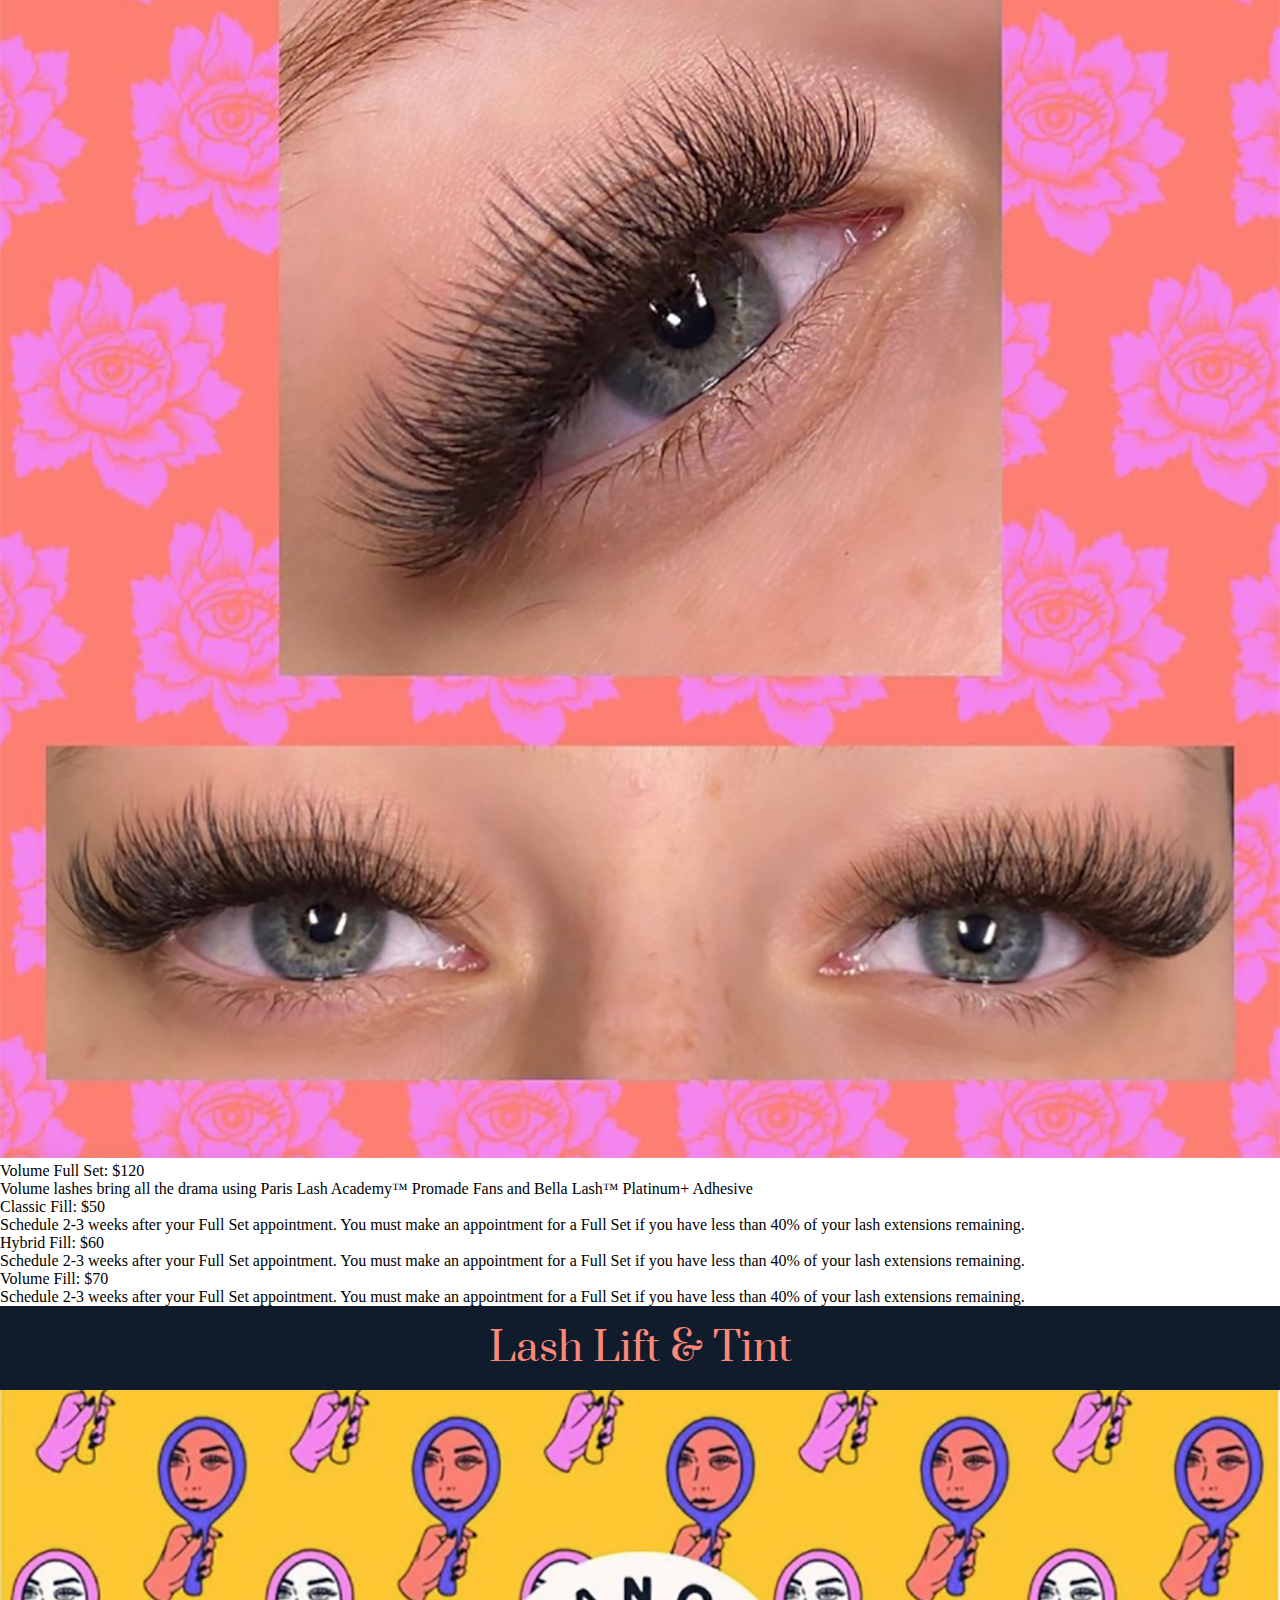
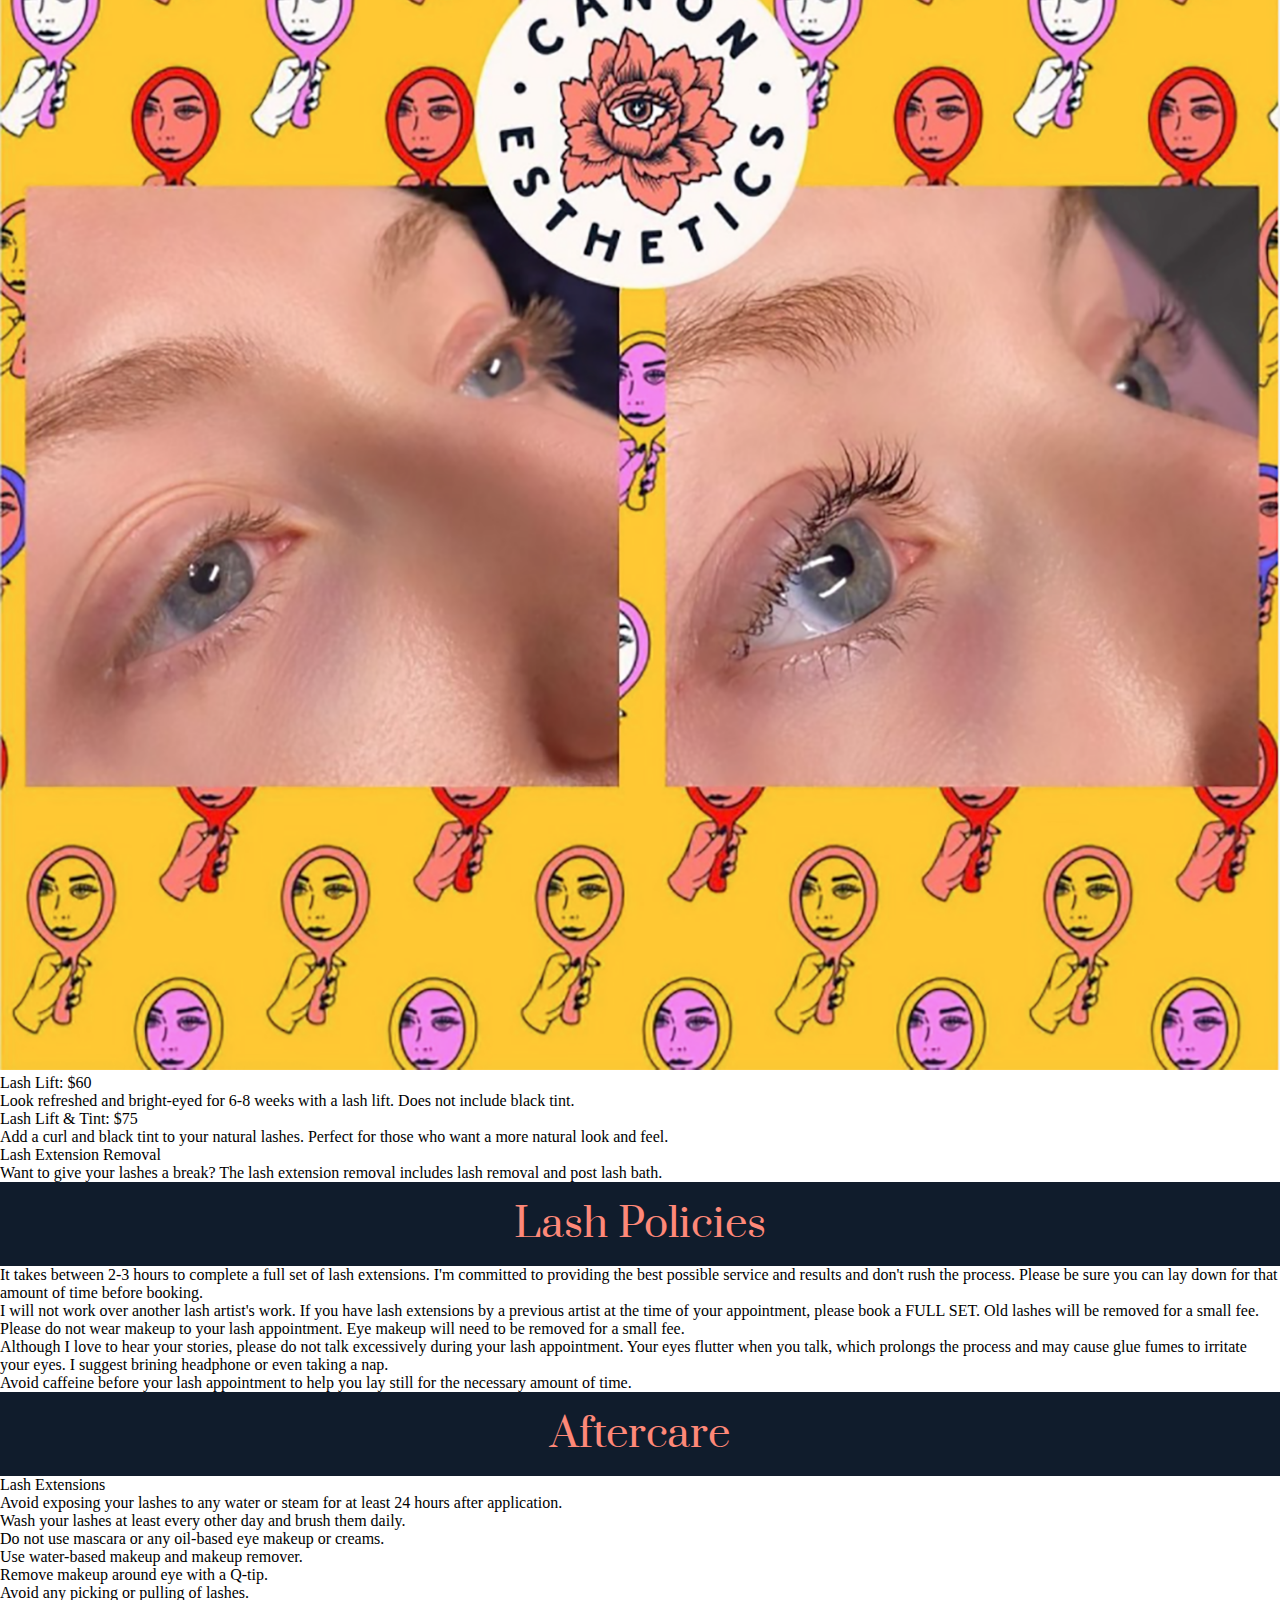
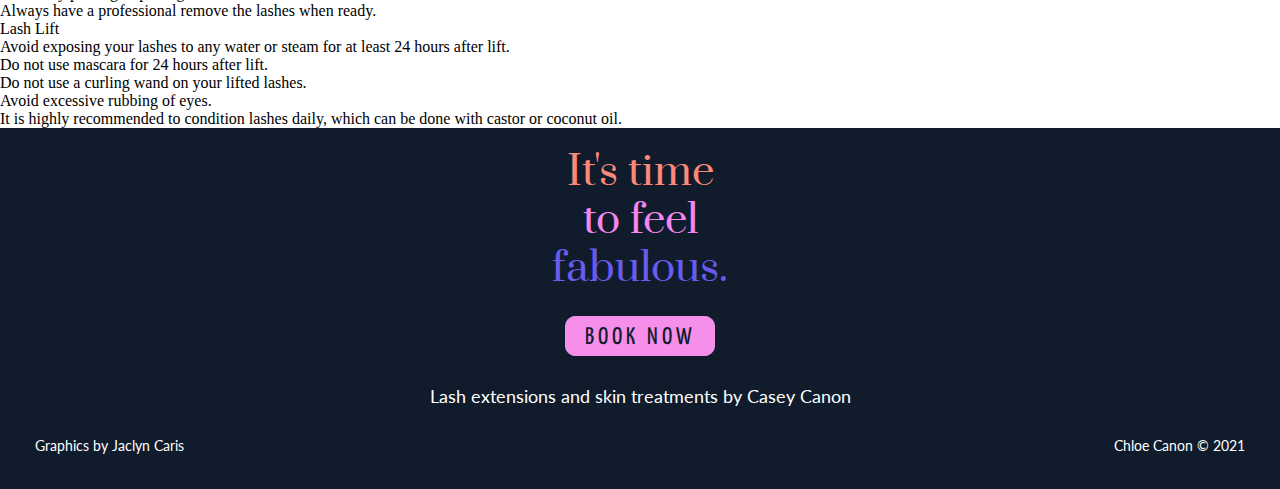
<file: portfolio_mobile_draft/lashes.html>
<!DOCTYPE html>

<html lang="en">

<head>
    <meta charset="UTF-8">
    <meta name="viewport" content="width=device-width, initial-scale=1.0">
    <link rel="stylesheet" href="https://fonts.googleapis.com/css2?family=Prata&display=swap">
    <link rel="stylesheet" href="https://fonts.googleapis.com/css2?family=Yanone+Kaffeesatz:wght@500&display=swap">
    <link rel="stylesheet" href="https://fonts.googleapis.com/css2?family=Lato:wght@300">
    <link rel="stylesheet" href="css/html5reset.css">
    <link rel="stylesheet" href="css/style.css">
    <title>Lash Treatments</title>
</head>

<body>

    <div class="skip"><a href="#main">Skip to Main Content</a></div>

    <header>
        <img src="images/index/logo_circle_300px.png" alt="" id="logo-circle">
        <nav>
            <ul class="nav-links">
                <li><a href = "index.html">Gallery</a></li>
                <li><a href = "lashes.html">Lashes</a></li>
                <li><a href="skin.html">Skin</a></li>
                <li><a href="about.html">About</a></li>
            </ul>
        </nav>
    </header>

    <main id="main">
        
        <h1>Lash Extensions</h1>
        
        <div class="lash-container">
            <div>
                <img src="images/lashes/lashes_classic.png" alt="Eyes with classic lash extensions">
                <h4>Classic Full Set: $80</h4>
                <p>Classic lashes will give your eyes an enhanced, natural look using LashBoxLA&trade; Cashmere FauxMink extensions and Bella Lash&trade; Platinum+ Adhesive.</p>
            </div>
            <div>
                <img src="images/lashes/lashes_hybrid.png" alt="Eyes with hybrid lash extensions">
                <h4>Hybrid Full Set: $100</h4>
                <p>Hybrid lashes are the perfect balance of natural and volume using LashBoxLA&trade; Cashmere FauxMink extensions, Paris Lash Academy&trade; Promade Fans and Bella Lash&trade; Platinum+ Adhesive</p>
            </div>
            <div>
                <img src="images/lashes/lashes_volume.png" alt="Eyes with volume lash extensions">
                <h4>Volume Full Set: $120</h4>
                <p>Volume lashes bring all the drama using Paris Lash Academy&trade; Promade Fans and Bella Lash&trade; Platinum+ Adhesive</p>
            </div>
        </div>

            <div>
                <h4>Classic Fill: $50</h4>
                <p>Schedule 2-3 weeks after your Full Set appointment. You must make an appointment for a Full Set if you have less than 40% of your lash extensions remaining.</p>
            </div>
            <div>
                <h4>Hybrid Fill: $60</h4>
                <p>Schedule 2-3 weeks after your Full Set appointment. You must make an appointment for a Full Set if you have less than 40% of your lash extensions remaining.</p>
            </div>
            <div>    
                <h4>Volume Fill: $70</h4>
                <p>Schedule 2-3 weeks after your Full Set appointment. You must make an appointment for a Full Set if you have less than 40% of your lash extensions remaining.</p>
            </div>




        <h1>Lash Lift & Tint</h1>

        <div class="tint-container">
            <div>
                <img src="images/lashes/lashes_lifttint.png" alt="Eyes with lash lift and tint treatment">
                <h4>Lash Lift: $60</h4>
                <p>Look refreshed and bright-eyed for 6-8 weeks with a lash lift. Does not include black tint.</p>
            </div>
            <div>
                <h4>Lash Lift & Tint: $75</h4>
                <p>Add a curl and black tint to your natural lashes. Perfect for those who want a more natural look and feel.</p>
            </div>
            <div>
                <h4>Lash Extension Removal</h4>
                <p>Want to give your lashes a break? The lash extension removal includes lash removal and post lash bath.</p>
            </div>
        <div>

        <h1>Lash Policies</h1>

        <div class="policy-container">
            <ul>
                <li>It takes between 2-3 hours to complete a full set of lash extensions. I'm committed to providing the best possible service and results and don't rush the process. Please be sure you can lay down for that amount of time before booking.</li>
                <li>I will not work over another lash artist's work. If you have lash extensions by a previous artist at the time of your appointment, please book a FULL SET. Old lashes will be removed for a small fee.</li>
                <li>Please do not wear makeup to your lash appointment. Eye makeup will need to be removed for a small fee.</li>                    
                <li>Although I love to hear your stories, please do not talk excessively during your lash appointment. Your eyes flutter when you talk, which prolongs the process and may cause glue fumes to irritate your eyes. I suggest brining headphone or even taking a nap.</li>
                <li>Avoid caffeine before your lash appointment to help you lay still for the necessary amount of time.</li>
            </ul>
        </div>
       
       <h1>Aftercare</h1>

       <div class="aftercare-container">
            <h4>Lash Extensions</h4>
            <ul>
                <li>Avoid exposing your lashes to any water or steam for at least 24 hours after application.</li>
                <li>Wash your lashes at least every other day and brush them daily.</li>
                <li>Do not use mascara or any oil-based eye makeup or creams.</li>                    
                <li>Use water-based makeup and makeup remover.</li>
                <li>Remove makeup around eye with a Q-tip.</li>
                <li>Avoid any picking or pulling of lashes.</li>
                <li>Always have a professional remove the lashes when ready.</li>
            </ul>
            <h4>Lash Lift</h4>
            <ul>
                <li>Avoid exposing your lashes to any water or steam for at least 24 hours after lift.</li>
                <li>Do not use mascara for 24 hours after lift.</li>
                <li>Do not use a curling wand on your lifted lashes.</li>
                <li>Avoid excessive rubbing of eyes.</li>
                <li>It is highly recommended to condition lashes daily, which can be done with castor or coconut oil.</li>
            </ul>
        </div>

    </main>

    <footer>

        <div class="callout">
            <h2 class="line1">It's time</h2>
            <h2 class="line2">to feel</h2>
            <h2 class="line3">fabulous.</h2>
            <div class="book-now">
                <a href="https://canonesthetics.as.me/" target="_blank"><button class="book-now">Book Now</button></a>
            </div>
            <h3>Lash extensions and skin treatments by Casey Canon</h3>
            <div class="credits">
                <p>Graphics by Jaclyn Caris</p>
                <p>Chloe Canon &copy; 2021</p>
            </div>
        </div>

    </footer>

</body>

</html>
</file>
<file: homework1-2021/css/style.css>
/*Add padding and margin to space out the page.
Make the font larger too.*/
body{
	margin:1%;
	padding:1%;
	font-size:150%;
}


/*Make the h1 heading bigger with a bold font*/
h1{
	font-size: 2em; 
	font-weight: bold;
}

/*Style the images*/
img{
    height: 200px;
    width:auto;
    border: 3px solid blue;
    padding: 25px;
    border-radius: 10px;
    margin: 10px;
}

/*Make the h2 heading match h1*/
h2{
	font-size: 2em; 
	font-weight: bold;
}

/*Improve the spacing for paragraphs AND headings*/
p, h1, h2 {
    padding: 10px;
}

/*Add borders around the main components and some
space too*/
header, nav, main, h1, footer{
	border: 2px solid grey;
	margin: 10px 0;
}


/*Change the styling for all of the list 
items in the nav section*/
nav li{
	background-color: #ECFF4D;
	padding:10px;
	width:25%;
	border:1px solid black;
	display: inline-block;
	width: 20%;
}



/*Added this so the links stay the same color*/
a:visited{color:#0000FF}


}
</file>
<file: homework2-2021/css/style.css>
/* body */
body {
    font-family: "Times New Roman", sans-serif;
    background-color: #000000;
    color: #ffffff;
}

/* primary header  */
h1 {
    font-size: 64px;
    text-align: center;
    padding: 10px;
}

/* secondary header */
h2 {
    font-size: 32px;
    text-shadow: 4px 4px 2px #808080;
}

/* paragraph */
p {
    font-size:  24px;
    padding-top: 15px;
}

/* image */
img {
    display: block;
    margin:  auto;
    width: 550px;
}

/* div */
div {
    min-height: 150px;
    overflow: auto;
    padding: 25px;
}

/* footer and paragraph */
footer p {
    text-align: center;
    padding: 0px 10px 10px 0px;
}

/* id="red" */
#red {
    background-color: #ff0000;
    text-align: right;
}

/* id="blue" */
#blue {
    background-color: #0000ff;
}

/* id="yellow" */
#yellow {
    background-color: #ffff00;
    text-align: right;
    color: #000000;
}

/* id="yellow" and secondary heading */
#yellow h2 {
    text-shadow: 4px 4px 2px #c7e2c7;
}

/* id="green" */
#green {
    background-color: #008000;
}
</file>
<file: homework4-2021/css/style.css>
/*STARTER CODE*/

/*
We have started some of the selectors for you.
For others we have provided hints on what the selectors should be.
There are some missing selectors.
Make sure to learn what the starter code does!!
*/

/*STARTER CODE - DO NOT CHANGE*/
main{
  margin-bottom: 100px;
}

caption{
  margin:5px 0px;
}

/* If you decide to uncomment this code, comment it back for the Autograder. */
/* tr{
  -webkit-transition: background-color 0.5s ease;
  transition: background-color 0.5s ease;
} */

/*END STARTER CODE*/

body{
  color: #000000;
  font-family:  "Andika", sans-serif;
  font-size: 16px;
  margin: 1.2em;
  background-color: #DDDDDD;
  background-image: url("../images/pigeon-background.JPEG");
  background-repeat: no-repeat;
  background-size: cover;
  background-position: center;

  /*Req 1*/
}

h1{
  color: #c12258;
  font-size: 32px;
  text-align: center;
  line-height: 2;
  /*Req 2*/
}

p{
  padding-top: 15px;
}

a{
  font-size: 16px;
  color: #B21F50;
  text-decoration-line: underline;
  text-decoration-style: wavy;
}

/*Req 5*/
/*Add selector and rule here*/
*:focus {
  border: 3px dashed #417243;
}


td {
  text-align: center;
  border-top: 2px solid #000000;
  padding: 10px;
}


.colhead {
  min-width: 125px;
  color: #FFFFFF;
  text-align: center;
  vertical-align: middle;
  text-transform: uppercase;
  background-color: #7e0825;
  padding: 10px;
}

.rowhead {
  border-width: 2px 2px 0px 0px;
  border-style: solid;
  border-color: #000000;
  text-align: center;
  vertical-align: middle;
}


table {
  margin-left: auto;
  margin-right: auto;
  border: 5px solid #000000;
  border-radius: 50px;
}

/* I gave you the selector, but not the property-value pair. 
You can use Inspect Element or your editor to find selectors. */
thead tr:first-child th:first-child {
  border-top-left-radius: 50px;
}

/*Add selectors and rules here*/
thead tr:last-child th:last-child {
  border-top-right-radius: 50px;
}

tbody tr:last-child th:first-child {
  border-bottom-left-radius: 50px;
}

tbody tr:last-child td:last-child {
  border-bottom-right-radius: 50px;
}


tr:nth-child(odd) {
  background-color: transparent;
}

tr:nth-child(even) {
  background-color: #D1D1D1;
}

tr:hover {
  background-color: rgba(126, 8, 37, .25);
}

footer{
  position: fixed;
  left: 0;
  bottom: 0;
  min-height: 75px;
  width: 100%;
  background:#000000;
  text-align:center;
  color: #FFFFFF;
}
</file>
<file: homework5-2021/css/style.css>
/***** STARTER CODE - DO NOT CHANGE *****/
html{
    scroll-behavior: smooth;
}

body{
  background-color: #737373;
  font-size: 18px;
  margin: 0;
  padding: 0;
}

h1{
  font-size: 50px;
  line-height: 1;
  padding: 50px 0;
  text-align: center;
}

h2{
  font-size: 32px;
  line-height: 1.5;
}

nav ul{
  list-style-type: none;
}

nav li{
  display: inline;
  padding-right: 20px;
}

nav{
  background-color: #ddd;
  padding: 25px 0;    
  text-align: left;   
}

header p{
  color: white;
  font-size: 24px;
  padding: 0 100px;
  text-align: center;
}

footer{
  background-color: black;
  color: white;
  padding-top: 30px;
  text-align: center;
}




/*****  End Starter Code ****/

nav a{
  color: black;
  font-weight: bold;
  text-decoration: none;
}

  nav a:hover{
    text-decoration: underline;
  }

.skip a{
  background: white;
  left: 0;
  padding: 6px;
  -webkit-transition: top 1s ease-out;
  transition: top 1s ease-out;
  z-index: 1;
  position: absolute;
  top: -40px;  
}

.skip a:focus{
  top: 0px;
}

:focus{
  border: 2px solid;
}

.container{
  display: grid;
  grid-template-columns: 1fr 5fr 1fr;
  grid-template-rows: repeat(5, auto);
  grid-row-gap: 15px;
}

header{
  background-image: url("../images/header.jpg");
  height: 400px; /* Parallax effect */
  background-attachment: fixed; /* Parallax effect */
  background-position: center; /* Parallax effect */
  background-repeat: no-repeat; 
  background-size: cover; /* Parallax effect */
  color: white;
  grid-column: 1 / -1;
  grid-row: 1 / span 1;
}

.about-image {
  grid-column: 1 / span 3;
  max-height: 700px;
  overflow: hidden;
  grid-row: 2 / 3;
}

.about{
  grid-column: 2 / span 1;
  grid-row: 2 / span 1;
}

.method-image{
  grid-column: 1 / span 3;
  max-height: 700px;
  overflow: hidden;
  grid-row: 3 / 4;
}

.method{
  grid-column: 2 / span 1;
  grid-row: 3 / span 1;
}

.clients-image{
  grid-column: 1 / span 3;
  max-height: 700px;
  overflow: hidden;
  grid-row: 4 / 5;
}

.clients{
  grid-column: 2 / span 1;
  grid-row: 4 / span 1;
}

.contact-image{
  grid-column: 1 / span 3;
  max-height: 700px;
  overflow: hidden;
  grid-row: 5 / 6;
}

.contact{
  grid-column: 2 / span 1;
  grid-row: 5 / span 1;
}

.text-block{
  background-color: rgba(255, 255, 255, .8);
  border: 10px solid black;
  padding: 30px;
  margin: auto;
}

@media screen and (min-width: 800px){
  nav{
    padding: 30px 0;
    text-align: right;
  }

  .container{
    display: grid;
    grid-template-columns: 50px auto 500px auto 50px;
    grid-template-rows: repeat(5, 400px);
  }

  .about-image{
    grid-column: 2 / span 2;
  }

  .about{
    grid-column: 3 / span 2;

  }

  .method-image{
    grid-column: 3 / span 2;
  }

  .method{
    grid-column: 2 / span 2;
  }

  .clients-image{
    grid-column: 2 / span 2;
  }

  .clients{
    grid-column: 3 / span 2;
  }

  .contact-image{
    grid-column: 3 / span 2;
  }

  .contact{
    grid-column: 2 / span 2;
  }

}


/** Code for prefers reduced motion **/
/* Make no changes below this line.
   *************************************** 
   */
@media screen and (prefers-reduced-motion: reduce){
  /*Turn off scroll*/
  html{
      scroll-behavior: auto; /* Removes scroll animation */
  }

  /*Turn off transition*/
  .skip a{
    -webkit-transition: initial; /* sets to default setting */
    transition: initial; /* sets to default setting */
  }

  /*Turn off parallax*/
  header{
    background-attachment: initial;
  }
}
</file>
<file: homework7-2021/css/video.css>
.options{
	padding: 10px;
	border:2px solid blue;
	display: flex;
	flex-wrap: wrap;
	justify-content: space-around;
}
.video{
	display: block;
	width: 90%;
	border: 2px solid black;
	margin: 0 auto;
	
}

figcaption{
	text-align: center;
}
.oldSchool{
	filter: grayscale(100%);
	width:75%;
	border:5px double grey;
	border-radius:20px;
}
button{
	margin-bottom: 5px;
	flex-basis: 200px;
	font-size:125%;
}
</file>
<file: portfolio_final/css/style.css>
html {
    scroll-behavior: smooth;
}

body {
    background-color: #101C2C;
    font-size: 16;
    margin: 0;
    padding: 0;
}

header {
    display: flex;
    flex-direction: column;
    align-items: center;
    background-color: #FAC733;
}

nav {
    width: 100%;
    padding: 15px;
    text-transform: uppercase;
    text-align: center;
    font-family: 'Yanone Kaffeesatz', sans-serif;
    font-size: 24px;
    letter-spacing: 4px;
}

h1 {
    font-family: 'Prata', serif;
    font-size: 40px;
    text-align: center;
    padding: 20px;
    background-color: #101C2C;
    color: #FFF8F5;
    color: #FE8878;
}

h2 {
    font-family: 'Prata', serif;
    font-size: 30px;
}
h3 {
    text-align: center;
    font-family: 'Lato', sans-serif;
    font-size: 18px;
    color: #ffffff;
    padding: 15px;
}

footer {
    background-color: #101C2C;
}

#current-page {
    color: #ffffff;
    background-color: #101C2C;
}

/* Flexbox for navigation links */
.nav-links {
    display: flex;
    flex-direction: column;
    justify-content: space-around;
}

/* Navigation link styling */
.nav-links li {
    padding: 10px;
}
.nav-links a {
    color: #101C2C;
    text-decoration: none;
    padding: 10px;
}

.nav-links a:hover {
    color: #ffffff;
    background-color: #101C2C;
}

/* Skip to Content */
.skip a{
  background: #101C2C;
  left: 0;
  padding: 6px;
  -webkit-transition: top 1s ease-out;
  transition: top 1s ease-out;
  z-index: 1;
  position: absolute;
  top: -40px;  
  color: #ffffff;
  text-align: left;
  font-family: 'Prata', serif;
  font-size: 18px;
  text-decoration: none;
}

.skip a:focus{
  top: 0px;
}

:focus{
  border: 2px solid;
}

/* Gallery of images (Grid) */
.gallery-container {
    width: 90%;
    display: grid;
    grid-template-columns: repeat(2, 1fr);
    grid-gap: 20px;
    background-color: #101C2C;
    margin-left: auto;
    margin-right: auto;
}

.gallery-container img:hover {
    filter: drop-shadow(8px 8px #f486ed);
}

img.gallery-5 {
    grid-column: 1 / -1;
    grid-row: 3 / span 1;
}

/* Flip card */
.flip-card {
    background-color: transparent;
    width: 300px;
    height: 300px;
    perspective: 1000px;
    margin-left: auto;
    margin-right: auto;
}

.flip-card-inner {
    position: relative;
    width: 100%;
    height: 100%;
    text-align: center;
    transition:  transform 0.6s;
    transform-style: preserve-3d;
}

.flip-card:hover .flip-card-inner {
    transform: rotateY(180deg);
}

.flip-card-front, .flip-card-back {
    position: absolute;
    width: 100%;
    height: 100%;
    -webkit-backface-visibility: hidden;
    backface-visibility: hidden;
    background-color: #101C2C;
}

.full-set, .tint, .facial{
    color: #f486ed;
    border: 3px solid #f486ed;
    border-radius: 10px;
    padding: 20px 10px 20px 10px;
}

.fill, .hydrojelly {
    color: #FAC733;
    border: 3px solid #FAC733;
    border-radius: 10px;
    padding: 20px 10px 20px 10px;
}

.flip-card-back {
    background-color: dodgerblue;
    color: white;
    transform:  rotateY(180deg);
}

/* Lash Extension options (Grid) */
.lash-container, .tint-container, .facial-container {
    width: 90%;
    display: grid;
    grid-template-columns: repeat(1, 1fr);
    grid-gap: 20px;
    background-color: #101C2C;
    margin-left: auto;
    margin-right: auto;
}

.policy-container, .aftercare-container, .general-container {
    width: 80%;
    font-family: 'Lato', sans-serif;
    font-size: 18px;
    color: #ffffff;
    margin-right: auto;
    margin-left: auto;
}

.policy-container li, .aftercare-container li, .general-container li {
    list-style-type: circle;
    padding: 10px;
}

.aftercare-container h2, .general-container h2 {
    text-align: center;
    padding: 10px;
}

/* Form */
div.contact-form {
    display: block;
    text-align: center;
}

.contact-form {
    background-color: #FAC733;
    border: 3px solid #FAC733;
    border-radius: 10px;
    width: 300px;
    margin: 20px auto;
    display: inline-block;
}

#fs-frm-inputs label, #fs-frm-inputs input, #fs-frm-inputs textarea {
    width: 90%;
    margin: 0 auto;
}
/* Callout is the message above the footer */
.callout {
    display: flex;
    flex-direction: column;
    padding: 20px;
    text-align: center;
    line-height: 1.2;
}

/* Line 1 of the Callout */
h2.line1 {
    color: #FE8878;
}

/* Line 2 of the Callout */
h2.line2 {
    color: #f486ed;
}

/* Line 3 of the Callout */
h2.line3 {
    color: #695bf0;
}

/* Book Now button */
div.book-now {
    text-align: center;
    padding: 15px;
}

button.book-now {
    margin: 0 auto;
    width: 200px;
    height: 40px;
    background-color: #F58FE9;
    color: #101C2C;
    border: 1px solid #F58FE9;
    border-radius: 10px;
    font-family: 'Yanone Kaffeesatz', sans-serif;
    font-size: 24px;
    letter-spacing: 4px;
    text-transform: uppercase;
    text-align: center;
    line-height: 40px;
}

button.book-now:hover {
    background-color: #695bf0;
    color: #ffffff;
    border: 1px solid #695bf0;
}

/* Site credits within the footer */
.credits {
    display: flex;
    flex-direction: row;
    justify-content: space-between;
    font-family: 'Lato', sans-serif;
    font-size: 14px;
    padding: 15px;
    color: #ffffff;
}



@media screen and (min-width: 500px){

    .nav-links {
        flex-direction: row;
    }
    
    .nav-links li {
        padding: 0px;
    }

    .nav-links a {
        padding: 20px;
    }

    .gallery-container {
        display: grid;
        grid-template-columns: repeat(3, 1fr);
        grid-column-gap: 25px;
        grid-row-gap: 25px;
        background-color: #101C2C;
    }

    .gallery-1 {
        grid-area: 1 / 1 / 2 / 2;
    }

    .gallery-2 {
        grid-area: 1 / 2 / 2 / 3;
    }

    .gallery-3 {
        grid-area: 2 / 3 / 3 / 4;
    }

    .gallery-4 {
        grid-area: 1 / 3 / 2 / 4;
    }

    img.gallery-5 {
        grid-area: 2 / 1 / 3 / 3;
    }

    .gallery-6 {
        grid-area: 3 / 1 / 4 / 2;
    }

    .gallery-7 {
        grid-area: 3 / 2 / 4 / 3;
    }

    .gallery-8 {
        display: none;
    }

    .gallery-9 {
        grid-area: 3 / 3 / 4 / 4;
    }

    .lash-container, .tint-container {
        display: grid;
        grid-template-columns: repeat(2, 1fr);
        grid-gap: 20px;
        background-color: #101C2C;
        margin-left: auto;
        margin-right: auto;
    }
    
    .facial-container {
        display: grid;
        grid-template-columns: repeat(3, 1fr); 
        grid-gap: 20px;
        background-color: #101C2C;
        margin-left: auto;
        margin-right: auto;
    }

}

@media screen and (min-width: 900px) {
    .lash-container {
        display: grid;
        grid-template-columns: repeat(3, 1fr);
        grid-gap: 25px;
        background-color: #101C2C;
        margin-left: auto;
        margin-right: auto;
    }

    .lash-2 {
        grid-area: 2 / 1 / 3 / 2;
    }

    .lash-4 {
        grid-area: 2 / 2 / 3 / 3;
    }
}

@media (prefers-reduced-motion) {
    .flip-card:hover .flip-card-inner {
        transform: none;
    }

    .flip-card-back {
        transform: none;
    }
}
</file>
<file: portfolio_mobile_draft/css/style.css>
html {
    scroll-behavior: smooth;
}

body {
    background-color: #ffffff;
    font-size: 16;
    margin: 0;
    padding: 0;
}

header {
    display: flex;
    flex-direction: column;
    align-items: center;
    background-color: #FAC733;
}

nav {
    width: 100%;
    padding: 15px;
    text-transform: uppercase;
    text-align: center;
    font-family: 'Yanone Kaffeesatz', sans-serif;
    font-size: 24px;
    letter-spacing: 4px;
}

h1 {
    font-family: 'Prata', serif;
    font-size: 40px;
    text-align: center;
    padding: 15px;
    background-color: #101C2C;
    color: #FFF8F5;
    color: #FE8878;
}

h3 {
    text-align: center;
    font-family: 'Lato', sans-serif;
    font-size: 18px;
    color: #ffffff;
    padding: 15px;
}

footer {
    background-color: #101C2C;
}
.nav-links {
    display: flex;
    flex-direction: row;
    justify-content: space-around;
}

.nav-links a {
    color: #101C2C;
    text-decoration: none;
    padding: 20px;
}

.nav-links a:link {
    color: #101C2C;
}

.nav-links a:visited {
    /*color: #695bf0;*/
}

.nav-links a:hover {
    color: #ffffff;
    background-color: #101C2C;
}

.nav-links a:active {
    color: #ffffff;
    background-color: #101C2C;
}



.callout {
    display: flex;
    flex-direction: column;
    padding: 20px;
    font-size: 40px;
    text-align: center;
    font-family: 'Prata', serif;
    line-height: 1.2;
}

h2.line1 {
    color: #FE8878;
}

h2.line2 {
    color: #f486ed;
}

h2.line3 {
    color: #695bf0;
}

div.book-now {
    text-align: center;
    padding: 15px;
}

button.book-now {
    margin: 0 auto;
    width: 150px;
    height: 40px;
    background-color: #F58FE9;
    color: #101C2C;
    border: 1px solid #F58FE9;
    border-radius: 10px;
    font-family: 'Yanone Kaffeesatz', sans-serif;
    font-size: 24px;
    letter-spacing: 4px;
    text-transform: uppercase;
    text-align: center;
    line-height: 40px;
}

button.book-now:hover {
    background-color: #695bf0;
    color: #ffffff;
    border: 1px solid #695bf0;
}



.credits {
    display: flex;
    flex-direction: row;
    justify-content: space-between;
    font-family: 'Lato', sans-serif;
    font-size: 14px;
    padding: 15px;
    color: #ffffff;
}
.gallery-container {
    display: grid;
    grid-template-columns: repeat(2, 1fr);
    grid-column-gap: 15px;
    grid-row-gap: 15px;
    background-color: #101C2C;
}

img.graphic {
    grid-column: 1 / -1;
    grid-row: 3 / span 1;
}


.skip a{
  background: white;
  left: 0;
  padding: 6px;
  -webkit-transition: top 1s ease-out;
  transition: top 1s ease-out;
  z-index: 1;
  position: absolute;
  top: -40px;  
}

.skip a:focus{
  top: 0px;
}

:focus{
  border: 2px solid;
}
</file>
<file: portfolio_tablet_draft/css/style.css>
html {
    scroll-behavior: smooth;
}

body {
    background-color: #ffffff;
    font-size: 16;
    margin: 0;
    padding: 0;
}

header {
    display: flex;
    flex-direction: column;
    align-items: center;
    background-color: #FAC733;
}

nav {
    width: 100%;
    padding: 15px;
    text-transform: uppercase;
    text-align: center;
    font-family: 'Yanone Kaffeesatz', sans-serif;
    font-size: 24px;
    letter-spacing: 4px;
}

h1 {
    font-family: 'Prata', serif;
    font-size: 40px;
    text-align: center;
    padding: 15px;
    background-color: #101C2C;
    color: #FFF8F5;
    color: #FE8878;
}

h3 {
    text-align: center;
    font-family: 'Lato', sans-serif;
    font-size: 18px;
    color: #ffffff;
    padding: 15px;
}

footer {
    background-color: #101C2C;
}

#current-page {
    color: #ffffff;
    background-color: #101C2C;
}

/* Flexbox for navigation links */
.nav-links {
    display: flex;
    flex-direction: row;
    justify-content: space-around;
}

/* Navigation link styling */
.nav-links a {
    color: #101C2C;
    text-decoration: none;
    padding: 20px;
}

.nav-links a:hover {
    color: #ffffff;
    background-color: #101C2C;
}

/* Skip to Content */
.skip a{
  background: #101C2C;
  left: 0;
  padding: 6px;
  -webkit-transition: top 1s ease-out;
  transition: top 1s ease-out;
  z-index: 1;
  position: absolute;
  top: -40px;  
  color: #ffffff;
  text-align: left;
  font-family: 'Prata', serif;
  font-size: 18px;
  text-decoration: none;
}

.skip a:focus{
  top: 0px;
}

:focus{
  border: 2px solid;
}

/* Gallery of images */
.gallery-container {
    display: grid;
    grid-template-columns: repeat(2, 1fr);
    grid-column-gap: 15px;
    grid-row-gap: 15px;
    background-color: #101C2C;
}

img.graphic {
    grid-column: 1 / -1;
    grid-row: 3 / span 1;
}

/* Callout is the message above the footer */
.callout {
    display: flex;
    flex-direction: column;
    padding: 20px;
    font-size: 40px;
    text-align: center;
    font-family: 'Prata', serif;
    line-height: 1.2;
}

/* Line 1 of the Callout */
h2.line1 {
    color: #FE8878;
}

/* Line 2 of the Callout */
h2.line2 {
    color: #f486ed;
}

/* Line 3 of the Callout */
h2.line3 {
    color: #695bf0;
}

/* Book Now button */
div.book-now {
    text-align: center;
    padding: 15px;
}

button.book-now {
    margin: 0 auto;
    width: 150px;
    height: 40px;
    background-color: #F58FE9;
    color: #101C2C;
    border: 1px solid #F58FE9;
    border-radius: 10px;
    font-family: 'Yanone Kaffeesatz', sans-serif;
    font-size: 24px;
    letter-spacing: 4px;
    text-transform: uppercase;
    text-align: center;
    line-height: 40px;
}

button.book-now:hover {
    background-color: #695bf0;
    color: #ffffff;
    border: 1px solid #695bf0;
}

/* Site credits within the footer */
.credits {
    display: flex;
    flex-direction: row;
    justify-content: space-between;
    font-family: 'Lato', sans-serif;
    font-size: 14px;
    padding: 15px;
    color: #ffffff;
}



@media screen and (min-width: 500px){

    .gallery-container {
        display: grid;
        grid-template-columns: repeat(3, 1fr);
        grid-column-gap: 25px;
        grid-row-gap: 25px;
        background-color: #101C2C;
    }

    img.graphic {
        grid-column: 1 / 3;
        grid-row: 2 / span 1;
    }

}
</file>
